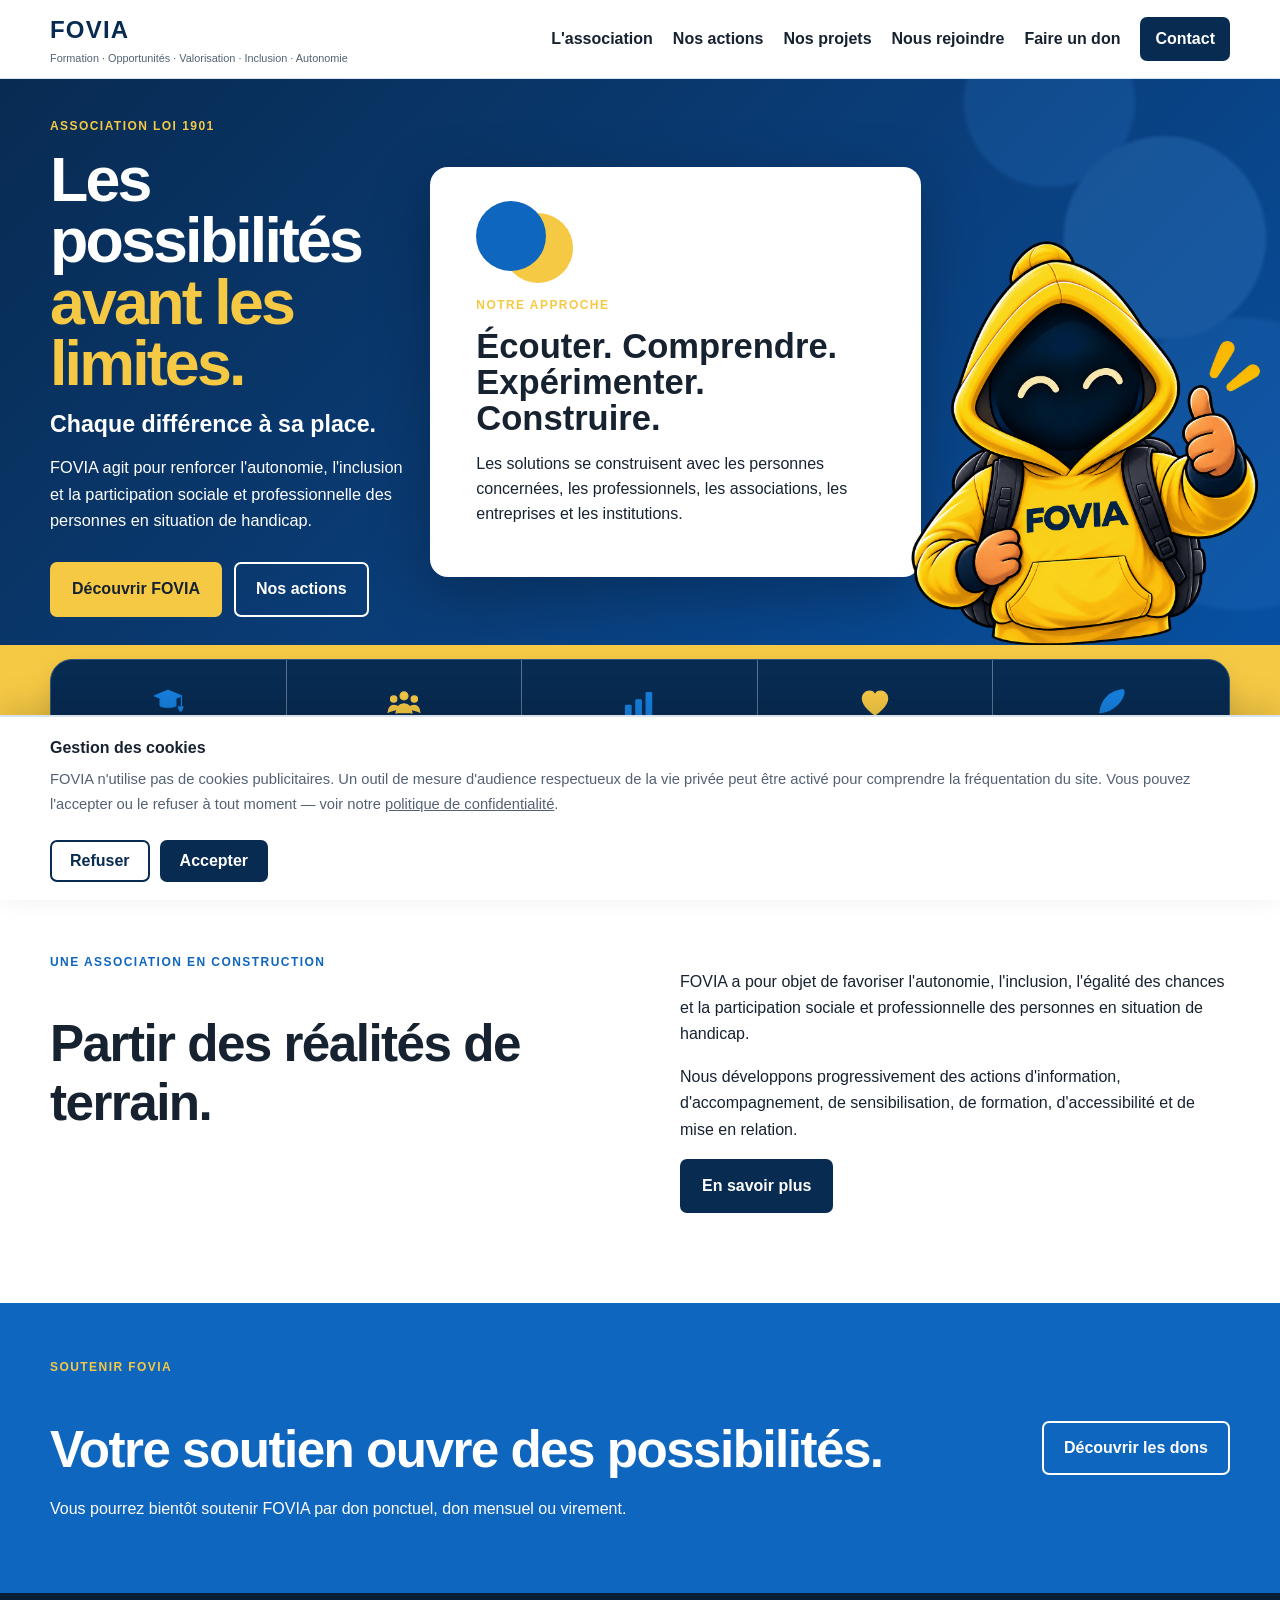
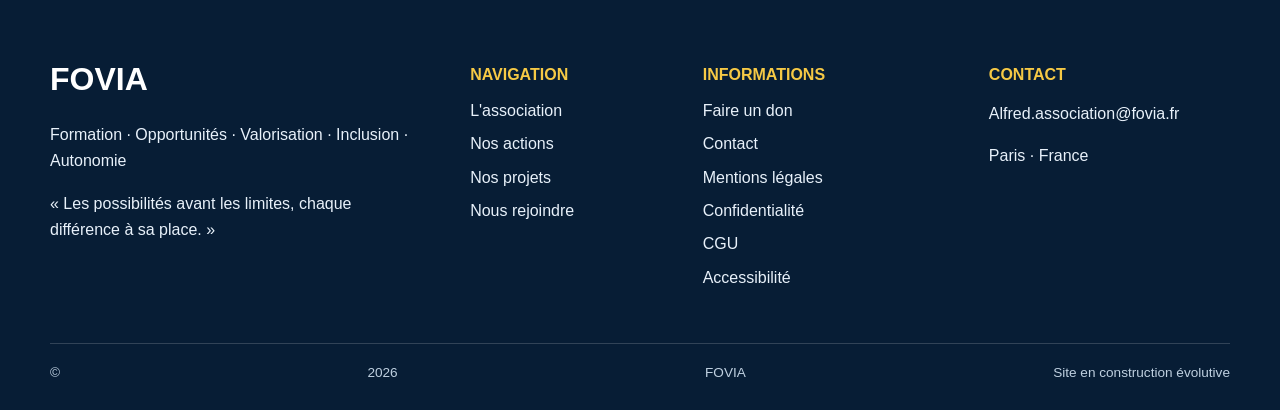
<file: index.html>
<!doctype html>
<html lang="fr"><head><meta charset="utf-8">
<meta name="viewport" content="width=device-width,initial-scale=1">
<title>FOVIA — Association pour l'autonomie et l'inclusion des personnes en situation de handicap</title>
<meta name="description" content="FOVIA agit pour l'autonomie, l'inclusion et la participation sociale et professionnelle des personnes en situation de handicap, en Île-de-France.">
<link rel="canonical" href="https://fovia.fr/">
<meta name="robots" content="index,follow">
<meta name="theme-color" content="#082b52">

<link rel="icon" href="favicon.svg" type="image/svg+xml">
<link rel="icon" href="favicon-32.png" sizes="32x32" type="image/png">
<link rel="icon" href="favicon.ico" sizes="any">
<link rel="apple-touch-icon" href="apple-touch-icon.png">

<meta property="og:type" content="website">
<meta property="og:locale" content="fr_FR">
<meta property="og:site_name" content="FOVIA">
<meta property="og:title" content="FOVIA — Les possibilités avant les limites">
<meta property="og:description" content="FOVIA agit pour l'autonomie, l'inclusion et la participation sociale et professionnelle des personnes en situation de handicap, en Île-de-France.">
<meta property="og:url" content="https://fovia.fr/">
<meta property="og:image" content="https://fovia.fr/img/og-image.png">
<meta property="og:image:width" content="1200">
<meta property="og:image:height" content="630">
<meta property="og:image:alt" content="FOVIA — Formation, Opportunités, Valorisation, Inclusion, Autonomie">

<meta name="twitter:card" content="summary_large_image">
<meta name="twitter:title" content="FOVIA — Les possibilités avant les limites">
<meta name="twitter:description" content="FOVIA agit pour l'autonomie, l'inclusion et la participation sociale et professionnelle des personnes en situation de handicap, en Île-de-France.">
<meta name="twitter:image" content="https://fovia.fr/img/og-image.png">

<link rel="stylesheet" href="css/style.css"></head>
<body><a class="skip" href="#main">Aller au contenu</a>
<header>
  <div class="wrap nav">
    <a class="brand" href="index.html" aria-label="FOVIA, accueil"><b>FOVIA</b><span>Formation · Opportunités · Valorisation · Inclusion · Autonomie</span></a>
    <button id="menu" aria-expanded="false" aria-controls="navigation">Menu</button>
    <nav id="navigation" aria-label="Navigation principale">
      <a href="association.html"><span class="nav-ic" aria-hidden="true"><svg viewBox="0 0 24 24" fill="none" stroke="currentColor" stroke-width="1.8" stroke-linecap="round" stroke-linejoin="round"><circle cx="12" cy="12" r="9"/><line x1="12" y1="11" x2="12" y2="16"/><circle cx="12" cy="8" r="1" fill="currentColor" stroke="none"/></svg></span>L'association</a>
      <a href="actions.html"><span class="nav-ic" aria-hidden="true"><svg viewBox="0 0 24 24" fill="none" stroke="currentColor" stroke-width="1.8" stroke-linecap="round" stroke-linejoin="round"><path d="M13 2 4 14h6l-1 8 9-12h-6l1-8Z"/></svg></span>Nos actions</a>
      <a href="projets.html"><span class="nav-ic" aria-hidden="true"><svg viewBox="0 0 24 24" fill="none" stroke="currentColor" stroke-width="1.8" stroke-linecap="round" stroke-linejoin="round"><circle cx="12" cy="12" r="8"/><circle cx="12" cy="12" r="3.2"/></svg></span>Nos projets</a>
      <a href="rejoindre.html"><span class="nav-ic" aria-hidden="true"><svg viewBox="0 0 24 24" fill="none" stroke="currentColor" stroke-width="1.8" stroke-linecap="round" stroke-linejoin="round"><path d="M9 12a4 4 0 1 0 0-8 4 4 0 0 0 0 8Z"/><path d="M2 21c0-4.2 3.1-7 7-7s7 2.8 7 7"/><path d="M19 8v6M22 11h-6"/></svg></span>Nous rejoindre</a>
      <a href="dons.html"><span class="nav-ic" aria-hidden="true"><svg viewBox="0 0 24 24" fill="none" stroke="currentColor" stroke-width="1.8" stroke-linecap="round" stroke-linejoin="round"><path d="M12 20S3.5 14.5 3.5 8.9A4.4 4.4 0 0 1 12 7a4.4 4.4 0 0 1 8.5 1.9C20.5 14.5 12 20 12 20Z"/></svg></span>Faire un don</a>
      <a href="contact.html" class="cta"><span class="nav-ic" aria-hidden="true"><svg viewBox="0 0 24 24" fill="none" stroke="currentColor" stroke-width="1.8" stroke-linecap="round" stroke-linejoin="round"><rect x="3" y="5" width="18" height="14" rx="2"/><path d="m4 7 8 6 8-6"/></svg></span>Contact</a>
    </nav>
  </div>
</header>
<main id="main">
<section class="hero"><div class="wrap hero-grid"><div class="hero-copy">
<p class="eyebrow">Association loi 1901</p><h1>Les possibilités <em>avant les limites.</em></h1><h2>Chaque différence à sa place.</h2>
<p class="lead">FOVIA agit pour renforcer l'autonomie, l'inclusion et la participation sociale et professionnelle des personnes en situation de handicap.</p>
<div class="buttons"><a class="button yellow" href="association.html">Découvrir FOVIA</a><a class="button outline" href="actions.html">Nos actions</a></div>
</div><aside class="hero-card"><div class="symbol" aria-hidden="true"></div><p class="eyebrow">Notre approche</p><h2>Écouter. Comprendre. Expérimenter. Construire.</h2><p>Les solutions se construisent avec les personnes concernées, les professionnels, les associations, les entreprises et les institutions.</p></aside><div class="hero-mascot"><img src="img/mascotte-fovia-jaune.png" alt="Mascotte FOVIA jaune levant le pouce"></div></div></section>

<section class="values-bar" aria-label="Les cinq axes de FOVIA">
  <div class="wrap values-bar-inner">
    <article class="value-item">
      <span class="value-icon blue" aria-hidden="true"><svg viewBox="0 0 48 48"><path d="M7 15 24 8l17 7-17 7L7 15Z"/><path d="M14 19v8c0 3 20 3 20 0v-8"/><path d="M41 16v11"/><path d="M39 29h4l-2 5h-2l-2-5h2Z"/></svg></span>
      <h2>Formation</h2><p>Créer des passerelles vers les compétences et les ressources adaptées.</p>
    </article>
    <article class="value-item">
      <span class="value-icon yellow" aria-hidden="true"><svg viewBox="0 0 48 48" aria-hidden="true"><circle cx="24" cy="15" r="5"/><circle cx="11" cy="19" r="4"/><circle cx="37" cy="19" r="4"/><path d="M14 37c0-7 4-12 10-12s10 5 10 12"/><path d="M4 36c0-5 3-9 7-9 3 0 6 2 7 5"/><path d="M44 36c0-5-3-9-7-9-3 0-6 2-7 5"/></svg></span>
      <h2>Opportunités</h2><p>Ouvrir des possibilités concrètes dans les parcours sociaux et professionnels.</p>
    </article>
    <article class="value-item">
      <span class="value-icon blue" aria-hidden="true"><svg viewBox="0 0 48 48"><rect x="7" y="27" width="7" height="13" rx="1"/><rect x="20" y="20" width="7" height="20" rx="1"/><rect x="33" y="11" width="7" height="29" rx="1"/></svg></span>
      <h2>Valorisation</h2><p>Mettre en lumière les compétences, les projets et les capacités.</p>
    </article>
    <article class="value-item">
      <span class="value-icon yellow" aria-hidden="true"><svg viewBox="0 0 48 48" aria-hidden="true"><path d="M24 39S8 29 8 18c0-5 4-9 9-9 3 0 6 2 7 5 1-3 4-5 7-5 5 0 9 4 9 9 0 11-16 21-16 21Z"/></svg></span>
      <h2>Inclusion</h2><p>Construire des passerelles avec la société, la formation et l’emploi.</p>
    </article>
    <article class="value-item">
      <span class="value-icon blue" aria-hidden="true"><svg viewBox="0 0 48 48"><path d="M39 7C23 9 12 19 10 36c11-1 23-7 29-20 2-4 2-7 0-9Z"/><path d="M10 36c7-8 13-14 23-20"/></svg></span>
      <h2>Autonomie</h2><p>Favoriser les moyens permettant à chacun d’agir et de choisir.</p>
    </article>
  </div>
</section>
<section class="section"><div class="wrap two"><div><p class="eyebrow">Une association en construction</p><h2>Partir des réalités de terrain.</h2></div><div><p>FOVIA a pour objet de favoriser l'autonomie, l'inclusion, l'égalité des chances et la participation sociale et professionnelle des personnes en situation de handicap.</p><p>Nous développons progressivement des actions d'information, d'accompagnement, de sensibilisation, de formation, d'accessibilité et de mise en relation.</p><a class="button dark" href="association.html">En savoir plus</a></div></div></section>
<section class="support"><div class="wrap support-in"><div><p class="eyebrow">Soutenir FOVIA</p><h2>Votre soutien ouvre des possibilités.</h2><p>Vous pourrez bientôt soutenir FOVIA par don ponctuel, don mensuel ou virement.</p></div><a class="button outline" href="dons.html">Découvrir les dons</a></div></section>
</main>
<footer><div class="wrap footer-grid">
<div><strong>FOVIA</strong><p>Formation · Opportunités · Valorisation · Inclusion · Autonomie</p><p>« Les possibilités avant les limites, chaque différence à sa place. »</p></div>
<div><h2>Navigation</h2><a href="association.html">L'association</a><a href="actions.html">Nos actions</a><a href="projets.html">Nos projets</a><a href="rejoindre.html">Nous rejoindre</a></div>
<div><h2>Informations</h2><a href="dons.html">Faire un don</a><a href="contact.html">Contact</a><a href="mentions-legales.html">Mentions légales</a><a href="confidentialite.html">Confidentialité</a><a href="cgu.html">CGU</a><a href="accessibilite.html">Accessibilité</a></div>
<div><h2>Contact</h2><p><a href="mailto:Alfred.association@fovia.fr">Alfred.association@fovia.fr</a></p><p>Paris · France</p></div>
</div><div class="wrap bottom">© <span id="year"></span> FOVIA <span>Site en construction évolutive</span></div></footer>
<div id="cookie-banner" class="cookie-banner" role="dialog" aria-live="polite" aria-label="Gestion des cookies" hidden>
  <div class="wrap cookie-in">
    <div class="cookie-text">
      <p><strong>Gestion des cookies</strong></p>
      <p>FOVIA n'utilise pas de cookies publicitaires. Un outil de mesure d'audience respectueux de la vie privée peut être activé pour comprendre la fréquentation du site. Vous pouvez l'accepter ou le refuser à tout moment — voir notre <a href="confidentialite.html">politique de confidentialité</a>.</p>
    </div>
    <div class="cookie-actions">
      <button type="button" class="button ghost" id="cookie-refuse">Refuser</button>
      <button type="button" class="button dark" id="cookie-accept">Accepter</button>
    </div>
  </div>
</div>
<script src="js/script.js" defer></script>
<script src="js/cookies.js" defer></script>
</body></html>
</file>
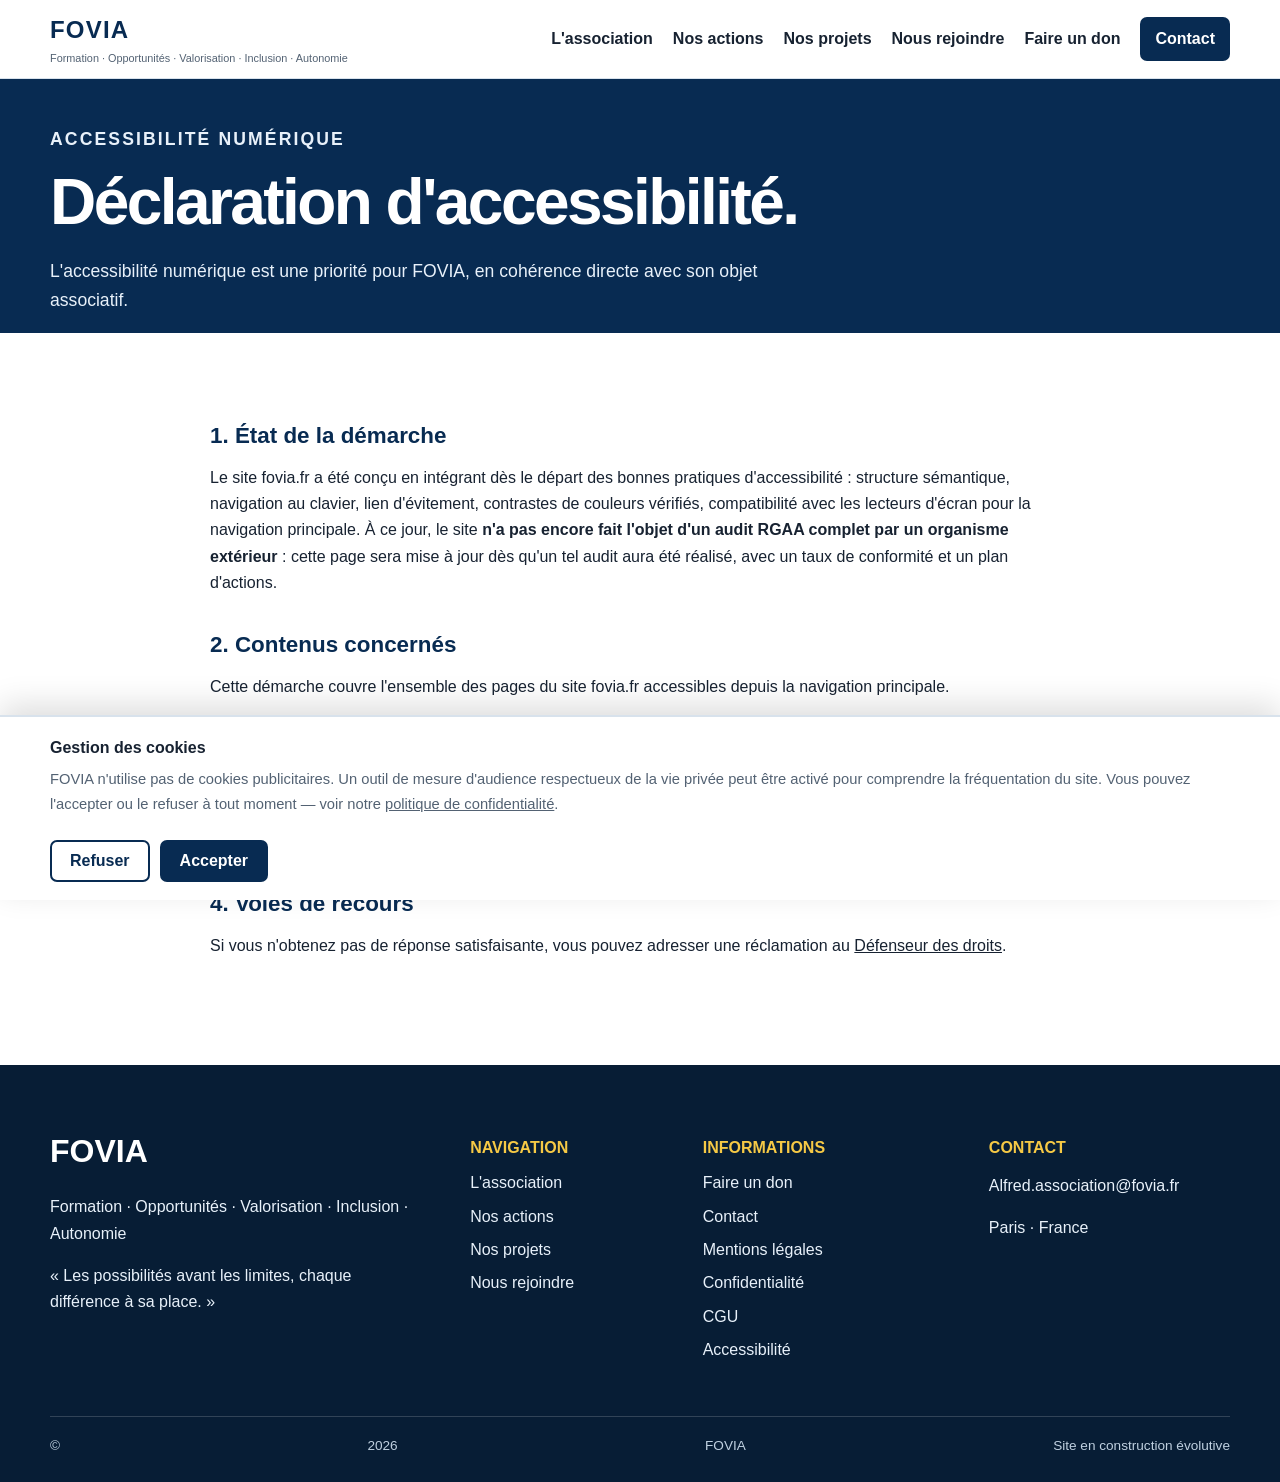
<file: accessibilite.html>
<!doctype html>
<html lang="fr"><head><meta charset="utf-8">
<meta name="viewport" content="width=device-width,initial-scale=1">
<title>Déclaration d'accessibilité — FOVIA</title>
<meta name="description" content="État d'avancement de la démarche d'accessibilité numérique du site FOVIA et moyens de signaler un problème.">
<link rel="canonical" href="https://fovia.fr/accessibilite.html">
<meta name="robots" content="index,follow">
<meta name="theme-color" content="#082b52">

<link rel="icon" href="favicon.svg" type="image/svg+xml">
<link rel="icon" href="favicon-32.png" sizes="32x32" type="image/png">
<link rel="icon" href="favicon.ico" sizes="any">
<link rel="apple-touch-icon" href="apple-touch-icon.png">

<meta property="og:type" content="website">
<meta property="og:locale" content="fr_FR">
<meta property="og:site_name" content="FOVIA">
<meta property="og:title" content="Déclaration d'accessibilité — FOVIA">
<meta property="og:description" content="État d'avancement de la démarche d'accessibilité numérique du site FOVIA et moyens de signaler un problème.">
<meta property="og:url" content="https://fovia.fr/accessibilite.html">
<meta property="og:image" content="https://fovia.fr/img/og-image.png">
<meta property="og:image:width" content="1200">
<meta property="og:image:height" content="630">
<meta property="og:image:alt" content="FOVIA — Formation, Opportunités, Valorisation, Inclusion, Autonomie">

<meta name="twitter:card" content="summary_large_image">
<meta name="twitter:title" content="Déclaration d'accessibilité — FOVIA">
<meta name="twitter:description" content="État d'avancement de la démarche d'accessibilité numérique du site FOVIA et moyens de signaler un problème.">
<meta name="twitter:image" content="https://fovia.fr/img/og-image.png">

<link rel="stylesheet" href="css/style.css"></head>
<body><a class="skip" href="#main">Aller au contenu</a>
<header>
  <div class="wrap nav">
    <a class="brand" href="index.html" aria-label="FOVIA, accueil"><b>FOVIA</b><span>Formation · Opportunités · Valorisation · Inclusion · Autonomie</span></a>
    <button id="menu" aria-expanded="false" aria-controls="navigation">Menu</button>
    <nav id="navigation" aria-label="Navigation principale">
      <a href="association.html"><span class="nav-ic" aria-hidden="true"><svg viewBox="0 0 24 24" fill="none" stroke="currentColor" stroke-width="1.8" stroke-linecap="round" stroke-linejoin="round"><circle cx="12" cy="12" r="9"/><line x1="12" y1="11" x2="12" y2="16"/><circle cx="12" cy="8" r="1" fill="currentColor" stroke="none"/></svg></span>L'association</a>
      <a href="actions.html"><span class="nav-ic" aria-hidden="true"><svg viewBox="0 0 24 24" fill="none" stroke="currentColor" stroke-width="1.8" stroke-linecap="round" stroke-linejoin="round"><path d="M13 2 4 14h6l-1 8 9-12h-6l1-8Z"/></svg></span>Nos actions</a>
      <a href="projets.html"><span class="nav-ic" aria-hidden="true"><svg viewBox="0 0 24 24" fill="none" stroke="currentColor" stroke-width="1.8" stroke-linecap="round" stroke-linejoin="round"><circle cx="12" cy="12" r="8"/><circle cx="12" cy="12" r="3.2"/></svg></span>Nos projets</a>
      <a href="rejoindre.html"><span class="nav-ic" aria-hidden="true"><svg viewBox="0 0 24 24" fill="none" stroke="currentColor" stroke-width="1.8" stroke-linecap="round" stroke-linejoin="round"><path d="M9 12a4 4 0 1 0 0-8 4 4 0 0 0 0 8Z"/><path d="M2 21c0-4.2 3.1-7 7-7s7 2.8 7 7"/><path d="M19 8v6M22 11h-6"/></svg></span>Nous rejoindre</a>
      <a href="dons.html"><span class="nav-ic" aria-hidden="true"><svg viewBox="0 0 24 24" fill="none" stroke="currentColor" stroke-width="1.8" stroke-linecap="round" stroke-linejoin="round"><path d="M12 20S3.5 14.5 3.5 8.9A4.4 4.4 0 0 1 12 7a4.4 4.4 0 0 1 8.5 1.9C20.5 14.5 12 20 12 20Z"/></svg></span>Faire un don</a>
      <a href="contact.html" class="cta"><span class="nav-ic" aria-hidden="true"><svg viewBox="0 0 24 24" fill="none" stroke="currentColor" stroke-width="1.8" stroke-linecap="round" stroke-linejoin="round"><rect x="3" y="5" width="18" height="14" rx="2"/><path d="m4 7 8 6 8-6"/></svg></span>Contact</a>
    </nav>
  </div>
</header>
<main id="main">

<section class="page-hero"><div class="wrap"><p class="eyebrow">Accessibilité numérique</p><h1>Déclaration d'accessibilité.</h1><p>L'accessibilité numérique est une priorité pour FOVIA, en cohérence directe avec son objet associatif.</p></div></section>
<section class="section legal"><div class="wrap legal-content">

<h2>1. État de la démarche</h2>
<p>Le site fovia.fr a été conçu en intégrant dès le départ des bonnes pratiques d'accessibilité&nbsp;: structure sémantique, navigation au clavier, lien d'évitement, contrastes de couleurs vérifiés, compatibilité avec les lecteurs d'écran pour la navigation principale. À ce jour, le site <strong>n'a pas encore fait l'objet d'un audit RGAA complet par un organisme extérieur</strong> : cette page sera mise à jour dès qu'un tel audit aura été réalisé, avec un taux de conformité et un plan d'actions.</p>

<h2>2. Contenus concernés</h2>
<p>Cette démarche couvre l'ensemble des pages du site fovia.fr accessibles depuis la navigation principale.</p>

<h2>3. Signaler un problème d'accessibilité</h2>
<p>Si vous rencontrez une difficulté pour accéder à un contenu ou à un service du site, vous pouvez nous en informer&nbsp;: <a href="mailto:Alfred.association@fovia.fr">Alfred.association@fovia.fr</a>. Nous nous engageons à vous répondre et à corriger les points bloquants identifiés dans un délai raisonnable.</p>

<h2>4. Voies de recours</h2>
<p>Si vous n'obtenez pas de réponse satisfaisante, vous pouvez adresser une réclamation au <a href="https://www.defenseurdesdroits.fr/" target="_blank" rel="noopener">Défenseur des droits</a>.</p>

</div></section>
</main>
<footer><div class="wrap footer-grid">
<div><strong>FOVIA</strong><p>Formation · Opportunités · Valorisation · Inclusion · Autonomie</p><p>« Les possibilités avant les limites, chaque différence à sa place. »</p></div>
<div><h2>Navigation</h2><a href="association.html">L'association</a><a href="actions.html">Nos actions</a><a href="projets.html">Nos projets</a><a href="rejoindre.html">Nous rejoindre</a></div>
<div><h2>Informations</h2><a href="dons.html">Faire un don</a><a href="contact.html">Contact</a><a href="mentions-legales.html">Mentions légales</a><a href="confidentialite.html">Confidentialité</a><a href="cgu.html">CGU</a><a href="accessibilite.html">Accessibilité</a></div>
<div><h2>Contact</h2><p><a href="mailto:Alfred.association@fovia.fr">Alfred.association@fovia.fr</a></p><p>Paris · France</p></div>
</div><div class="wrap bottom">© <span id="year"></span> FOVIA <span>Site en construction évolutive</span></div></footer>
<div id="cookie-banner" class="cookie-banner" role="dialog" aria-live="polite" aria-label="Gestion des cookies" hidden>
  <div class="wrap cookie-in">
    <div class="cookie-text">
      <p><strong>Gestion des cookies</strong></p>
      <p>FOVIA n'utilise pas de cookies publicitaires. Un outil de mesure d'audience respectueux de la vie privée peut être activé pour comprendre la fréquentation du site. Vous pouvez l'accepter ou le refuser à tout moment — voir notre <a href="confidentialite.html">politique de confidentialité</a>.</p>
    </div>
    <div class="cookie-actions">
      <button type="button" class="button ghost" id="cookie-refuse">Refuser</button>
      <button type="button" class="button dark" id="cookie-accept">Accepter</button>
    </div>
  </div>
</div>
<script src="js/script.js" defer></script>
<script src="js/cookies.js" defer></script>
</body></html>
</file>
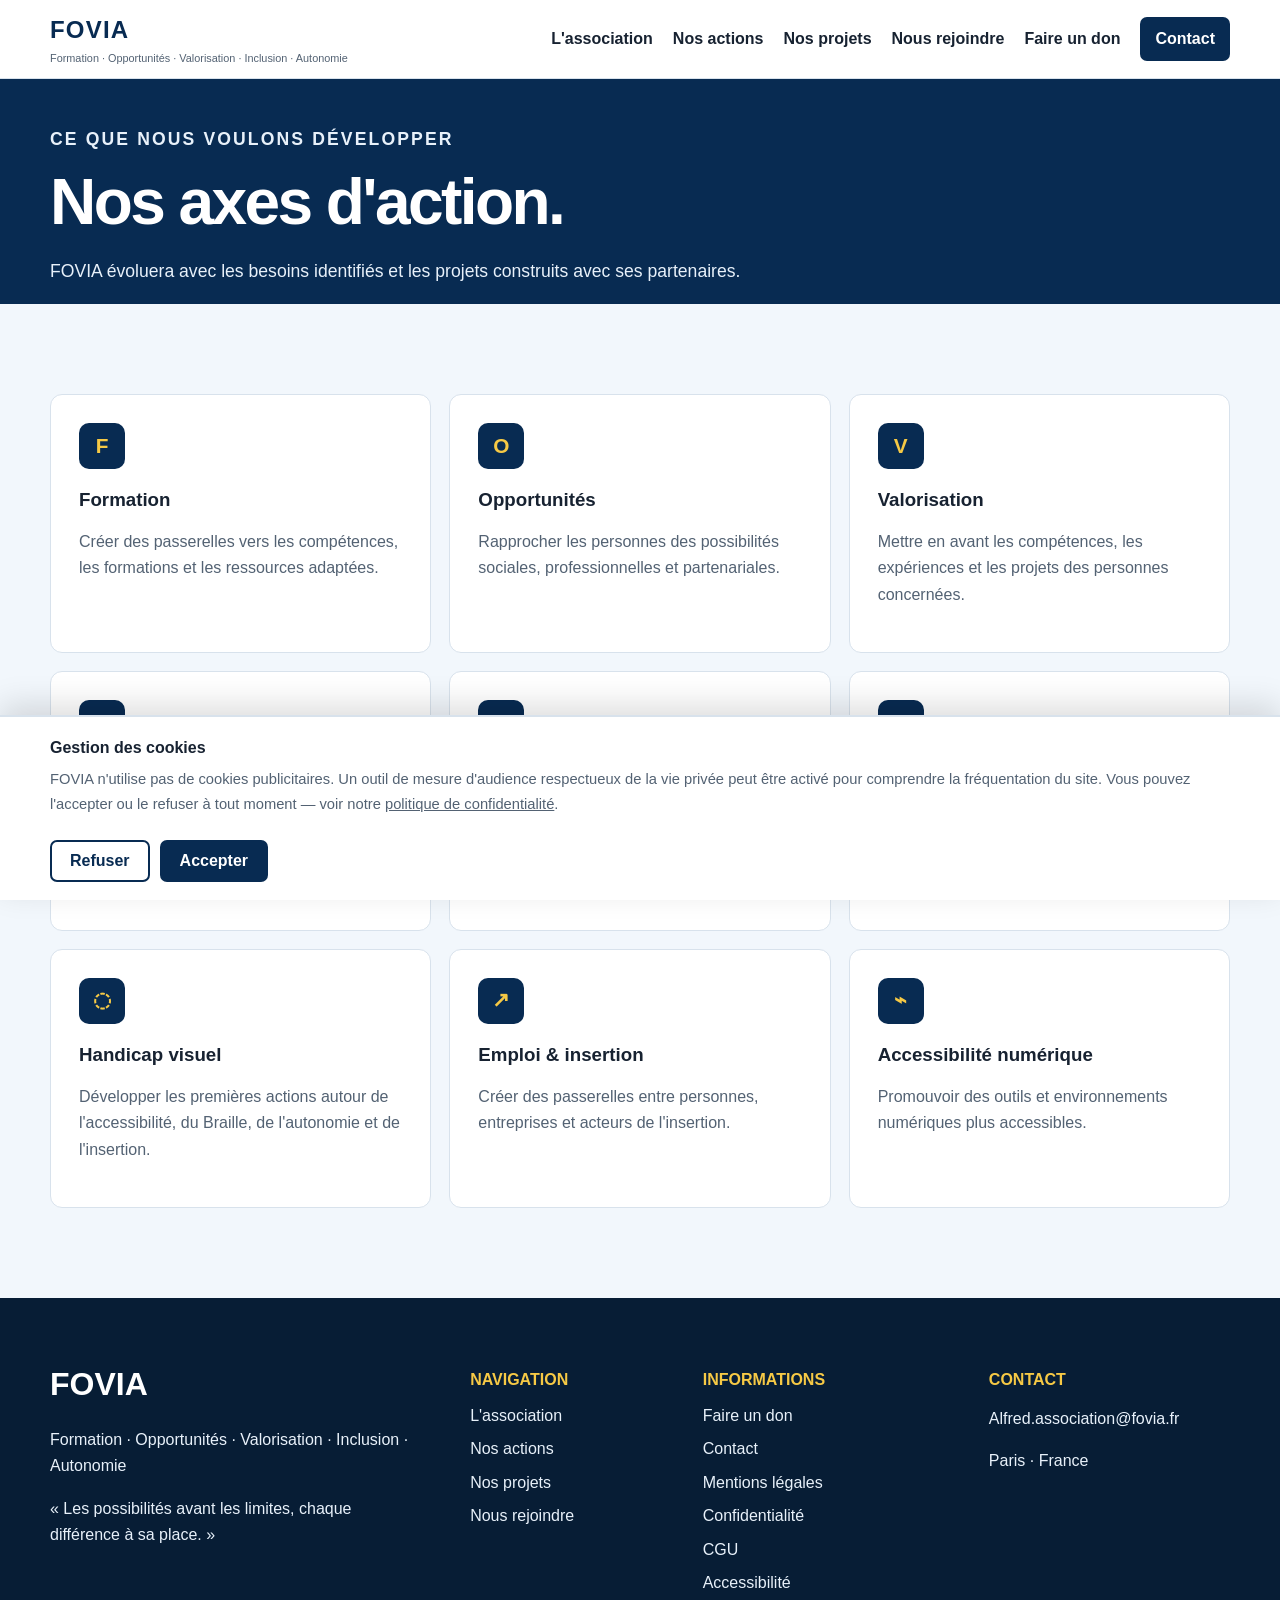
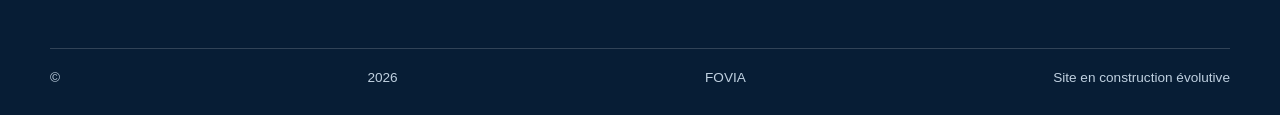
<file: actions.html>
<!doctype html>
<html lang="fr"><head><meta charset="utf-8">
<meta name="viewport" content="width=device-width,initial-scale=1">
<title>Nos actions — FOVIA</title>
<meta name="description" content="Formation, opportunités, valorisation, inclusion, autonomie : découvrez les axes d'action développés par FOVIA avec ses partenaires.">
<link rel="canonical" href="https://fovia.fr/actions.html">
<meta name="robots" content="index,follow">
<meta name="theme-color" content="#082b52">

<link rel="icon" href="favicon.svg" type="image/svg+xml">
<link rel="icon" href="favicon-32.png" sizes="32x32" type="image/png">
<link rel="icon" href="favicon.ico" sizes="any">
<link rel="apple-touch-icon" href="apple-touch-icon.png">

<meta property="og:type" content="website">
<meta property="og:locale" content="fr_FR">
<meta property="og:site_name" content="FOVIA">
<meta property="og:title" content="Les actions de FOVIA">
<meta property="og:description" content="Formation, opportunités, valorisation, inclusion, autonomie : découvrez les axes d'action développés par FOVIA avec ses partenaires.">
<meta property="og:url" content="https://fovia.fr/actions.html">
<meta property="og:image" content="https://fovia.fr/img/og-image.png">
<meta property="og:image:width" content="1200">
<meta property="og:image:height" content="630">
<meta property="og:image:alt" content="FOVIA — Formation, Opportunités, Valorisation, Inclusion, Autonomie">

<meta name="twitter:card" content="summary_large_image">
<meta name="twitter:title" content="Les actions de FOVIA">
<meta name="twitter:description" content="Formation, opportunités, valorisation, inclusion, autonomie : découvrez les axes d'action développés par FOVIA avec ses partenaires.">
<meta name="twitter:image" content="https://fovia.fr/img/og-image.png">

<link rel="stylesheet" href="css/style.css"></head>
<body><a class="skip" href="#main">Aller au contenu</a>
<header>
  <div class="wrap nav">
    <a class="brand" href="index.html" aria-label="FOVIA, accueil"><b>FOVIA</b><span>Formation · Opportunités · Valorisation · Inclusion · Autonomie</span></a>
    <button id="menu" aria-expanded="false" aria-controls="navigation">Menu</button>
    <nav id="navigation" aria-label="Navigation principale">
      <a href="association.html"><span class="nav-ic" aria-hidden="true"><svg viewBox="0 0 24 24" fill="none" stroke="currentColor" stroke-width="1.8" stroke-linecap="round" stroke-linejoin="round"><circle cx="12" cy="12" r="9"/><line x1="12" y1="11" x2="12" y2="16"/><circle cx="12" cy="8" r="1" fill="currentColor" stroke="none"/></svg></span>L'association</a>
      <a href="actions.html"><span class="nav-ic" aria-hidden="true"><svg viewBox="0 0 24 24" fill="none" stroke="currentColor" stroke-width="1.8" stroke-linecap="round" stroke-linejoin="round"><path d="M13 2 4 14h6l-1 8 9-12h-6l1-8Z"/></svg></span>Nos actions</a>
      <a href="projets.html"><span class="nav-ic" aria-hidden="true"><svg viewBox="0 0 24 24" fill="none" stroke="currentColor" stroke-width="1.8" stroke-linecap="round" stroke-linejoin="round"><circle cx="12" cy="12" r="8"/><circle cx="12" cy="12" r="3.2"/></svg></span>Nos projets</a>
      <a href="rejoindre.html"><span class="nav-ic" aria-hidden="true"><svg viewBox="0 0 24 24" fill="none" stroke="currentColor" stroke-width="1.8" stroke-linecap="round" stroke-linejoin="round"><path d="M9 12a4 4 0 1 0 0-8 4 4 0 0 0 0 8Z"/><path d="M2 21c0-4.2 3.1-7 7-7s7 2.8 7 7"/><path d="M19 8v6M22 11h-6"/></svg></span>Nous rejoindre</a>
      <a href="dons.html"><span class="nav-ic" aria-hidden="true"><svg viewBox="0 0 24 24" fill="none" stroke="currentColor" stroke-width="1.8" stroke-linecap="round" stroke-linejoin="round"><path d="M12 20S3.5 14.5 3.5 8.9A4.4 4.4 0 0 1 12 7a4.4 4.4 0 0 1 8.5 1.9C20.5 14.5 12 20 12 20Z"/></svg></span>Faire un don</a>
      <a href="contact.html" class="cta"><span class="nav-ic" aria-hidden="true"><svg viewBox="0 0 24 24" fill="none" stroke="currentColor" stroke-width="1.8" stroke-linecap="round" stroke-linejoin="round"><rect x="3" y="5" width="18" height="14" rx="2"/><path d="m4 7 8 6 8-6"/></svg></span>Contact</a>
    </nav>
  </div>
</header>
<main id="main">
<section class="page-hero"><div class="wrap"><p class="eyebrow">Ce que nous voulons développer</p><h1>Nos axes d'action.</h1><p>FOVIA évoluera avec les besoins identifiés et les projets construits avec ses partenaires.</p></div></section>
<section class="section light"><div class="wrap cards">
<article><span>F</span><h3>Formation</h3><p>Créer des passerelles vers les compétences, les formations et les ressources adaptées.</p></article>
<article><span>O</span><h3>Opportunités</h3><p>Rapprocher les personnes des possibilités sociales, professionnelles et partenariales.</p></article>
<article><span>V</span><h3>Valorisation</h3><p>Mettre en avant les compétences, les expériences et les projets des personnes concernées.</p></article>
<article><span>I</span><h3>Inclusion</h3><p>Favoriser des environnements plus accessibles et des relations durables avec les acteurs.</p></article>
<article><span>A</span><h3>Autonomie</h3><p>Développer des solutions utiles à l'autonomie dans la vie quotidienne et professionnelle.</p></article>
<article><span>+</span><h3>Sensibilisation</h3><p>Faire évoluer les représentations par les rencontres, témoignages, ateliers et événements.</p></article>
<article><span>◌</span><h3>Handicap visuel</h3><p>Développer les premières actions autour de l'accessibilité, du Braille, de l'autonomie et de l'insertion.</p></article>
<article><span>↗</span><h3>Emploi & insertion</h3><p>Créer des passerelles entre personnes, entreprises et acteurs de l'insertion.</p></article>
<article><span>⌁</span><h3>Accessibilité numérique</h3><p>Promouvoir des outils et environnements numériques plus accessibles.</p></article>
</div></section>
</main>
<footer><div class="wrap footer-grid">
<div><strong>FOVIA</strong><p>Formation · Opportunités · Valorisation · Inclusion · Autonomie</p><p>« Les possibilités avant les limites, chaque différence à sa place. »</p></div>
<div><h2>Navigation</h2><a href="association.html">L'association</a><a href="actions.html">Nos actions</a><a href="projets.html">Nos projets</a><a href="rejoindre.html">Nous rejoindre</a></div>
<div><h2>Informations</h2><a href="dons.html">Faire un don</a><a href="contact.html">Contact</a><a href="mentions-legales.html">Mentions légales</a><a href="confidentialite.html">Confidentialité</a><a href="cgu.html">CGU</a><a href="accessibilite.html">Accessibilité</a></div>
<div><h2>Contact</h2><p><a href="mailto:Alfred.association@fovia.fr">Alfred.association@fovia.fr</a></p><p>Paris · France</p></div>
</div><div class="wrap bottom">© <span id="year"></span> FOVIA <span>Site en construction évolutive</span></div></footer>
<div id="cookie-banner" class="cookie-banner" role="dialog" aria-live="polite" aria-label="Gestion des cookies" hidden>
  <div class="wrap cookie-in">
    <div class="cookie-text">
      <p><strong>Gestion des cookies</strong></p>
      <p>FOVIA n'utilise pas de cookies publicitaires. Un outil de mesure d'audience respectueux de la vie privée peut être activé pour comprendre la fréquentation du site. Vous pouvez l'accepter ou le refuser à tout moment — voir notre <a href="confidentialite.html">politique de confidentialité</a>.</p>
    </div>
    <div class="cookie-actions">
      <button type="button" class="button ghost" id="cookie-refuse">Refuser</button>
      <button type="button" class="button dark" id="cookie-accept">Accepter</button>
    </div>
  </div>
</div>
<script src="js/script.js" defer></script>
<script src="js/cookies.js" defer></script>
</body></html>
</file>
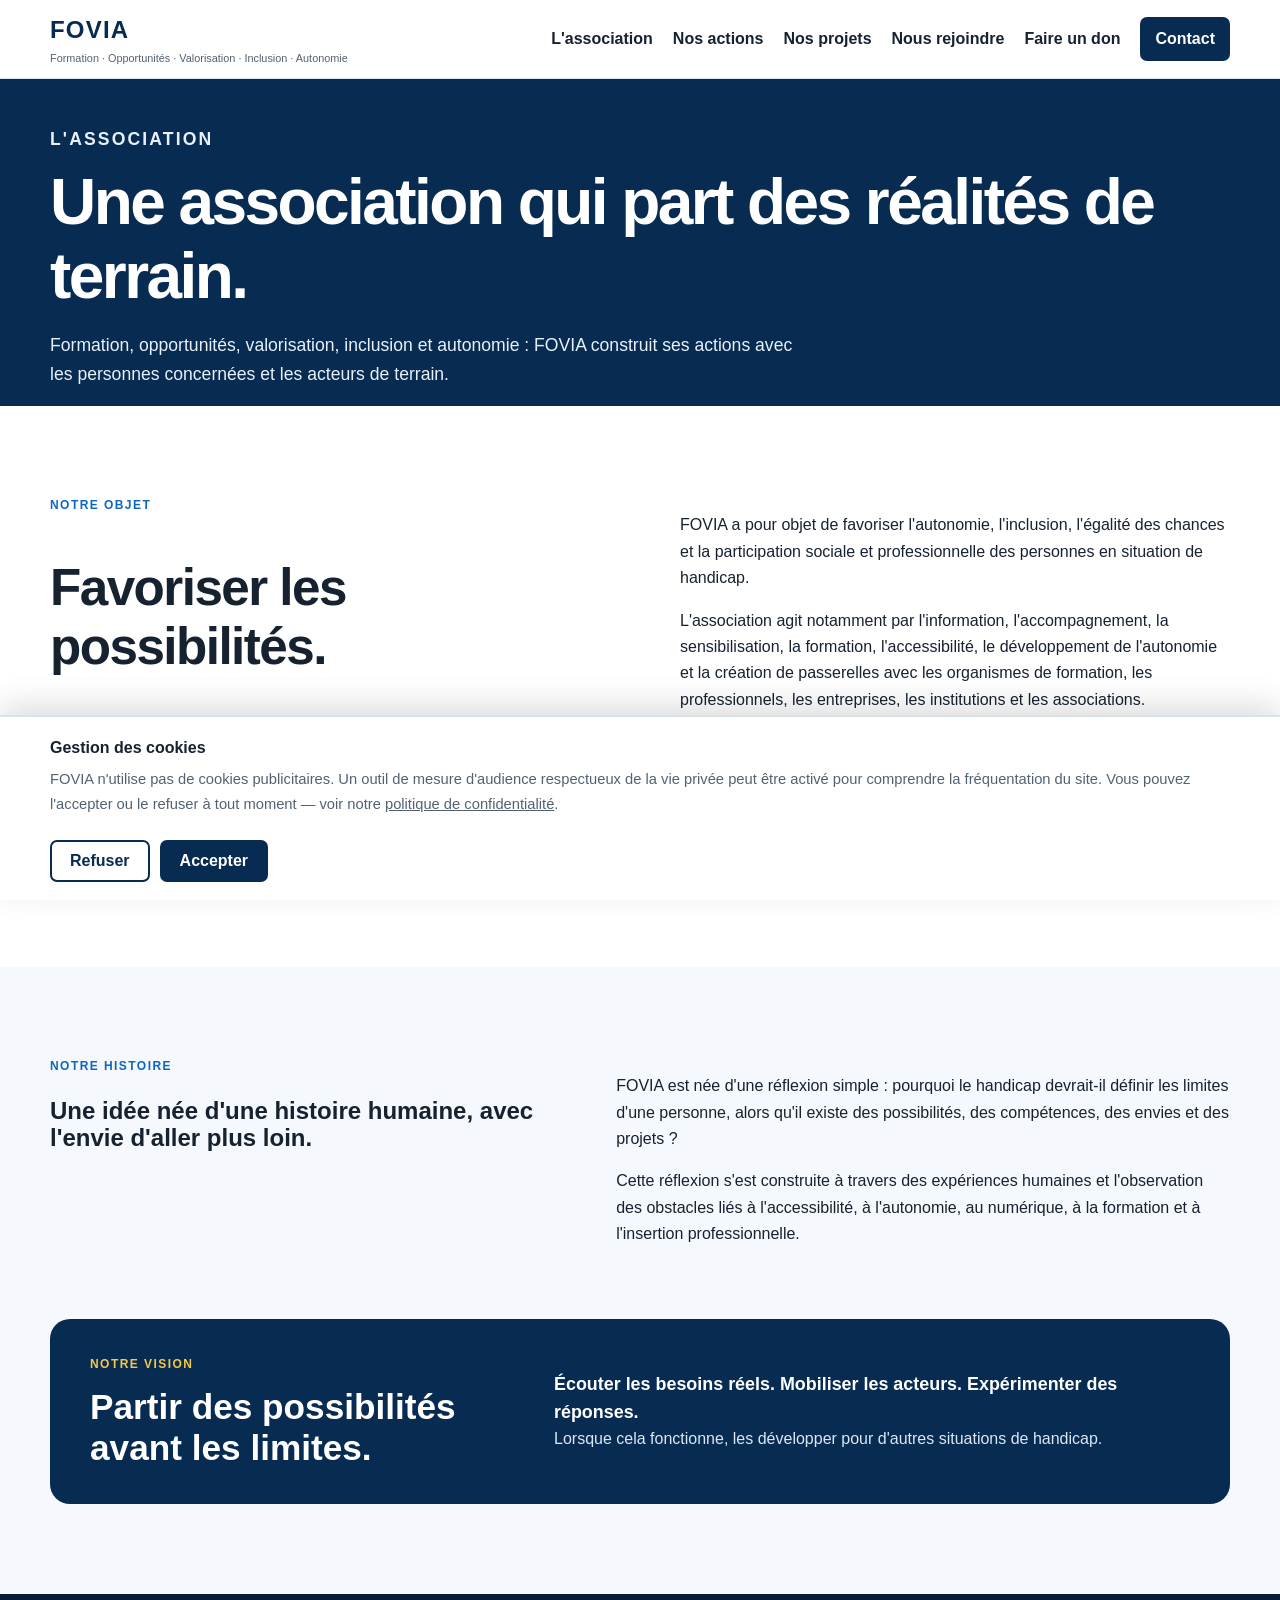
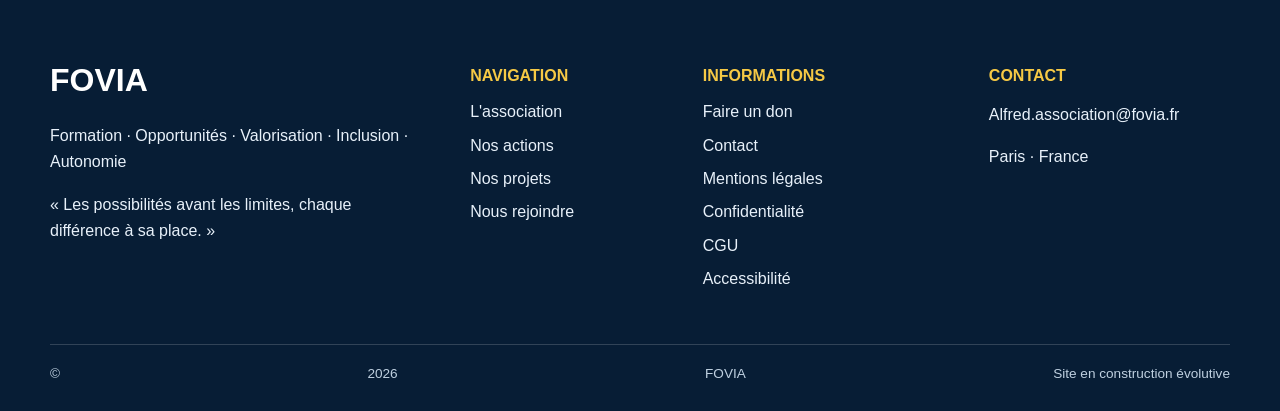
<file: association.html>
<!doctype html>
<html lang="fr"><head><meta charset="utf-8">
<meta name="viewport" content="width=device-width,initial-scale=1">
<title>L'association FOVIA — Objet, histoire et vision</title>
<meta name="description" content="Découvrez l'objet, l'histoire et la vision de FOVIA, association loi 1901 pour l'autonomie et l'inclusion des personnes en situation de handicap.">
<link rel="canonical" href="https://fovia.fr/association.html">
<meta name="robots" content="index,follow">
<meta name="theme-color" content="#082b52">

<link rel="icon" href="favicon.svg" type="image/svg+xml">
<link rel="icon" href="favicon-32.png" sizes="32x32" type="image/png">
<link rel="icon" href="favicon.ico" sizes="any">
<link rel="apple-touch-icon" href="apple-touch-icon.png">

<meta property="og:type" content="website">
<meta property="og:locale" content="fr_FR">
<meta property="og:site_name" content="FOVIA">
<meta property="og:title" content="L'association FOVIA">
<meta property="og:description" content="Découvrez l'objet, l'histoire et la vision de FOVIA, association loi 1901 pour l'autonomie et l'inclusion des personnes en situation de handicap.">
<meta property="og:url" content="https://fovia.fr/association.html">
<meta property="og:image" content="https://fovia.fr/img/og-image.png">
<meta property="og:image:width" content="1200">
<meta property="og:image:height" content="630">
<meta property="og:image:alt" content="FOVIA — Formation, Opportunités, Valorisation, Inclusion, Autonomie">

<meta name="twitter:card" content="summary_large_image">
<meta name="twitter:title" content="L'association FOVIA">
<meta name="twitter:description" content="Découvrez l'objet, l'histoire et la vision de FOVIA, association loi 1901 pour l'autonomie et l'inclusion des personnes en situation de handicap.">
<meta name="twitter:image" content="https://fovia.fr/img/og-image.png">

<link rel="stylesheet" href="css/style.css"></head>
<body><a class="skip" href="#main">Aller au contenu</a>
<header>
  <div class="wrap nav">
    <a class="brand" href="index.html" aria-label="FOVIA, accueil"><b>FOVIA</b><span>Formation · Opportunités · Valorisation · Inclusion · Autonomie</span></a>
    <button id="menu" aria-expanded="false" aria-controls="navigation">Menu</button>
    <nav id="navigation" aria-label="Navigation principale">
      <a href="association.html"><span class="nav-ic" aria-hidden="true"><svg viewBox="0 0 24 24" fill="none" stroke="currentColor" stroke-width="1.8" stroke-linecap="round" stroke-linejoin="round"><circle cx="12" cy="12" r="9"/><line x1="12" y1="11" x2="12" y2="16"/><circle cx="12" cy="8" r="1" fill="currentColor" stroke="none"/></svg></span>L'association</a>
      <a href="actions.html"><span class="nav-ic" aria-hidden="true"><svg viewBox="0 0 24 24" fill="none" stroke="currentColor" stroke-width="1.8" stroke-linecap="round" stroke-linejoin="round"><path d="M13 2 4 14h6l-1 8 9-12h-6l1-8Z"/></svg></span>Nos actions</a>
      <a href="projets.html"><span class="nav-ic" aria-hidden="true"><svg viewBox="0 0 24 24" fill="none" stroke="currentColor" stroke-width="1.8" stroke-linecap="round" stroke-linejoin="round"><circle cx="12" cy="12" r="8"/><circle cx="12" cy="12" r="3.2"/></svg></span>Nos projets</a>
      <a href="rejoindre.html"><span class="nav-ic" aria-hidden="true"><svg viewBox="0 0 24 24" fill="none" stroke="currentColor" stroke-width="1.8" stroke-linecap="round" stroke-linejoin="round"><path d="M9 12a4 4 0 1 0 0-8 4 4 0 0 0 0 8Z"/><path d="M2 21c0-4.2 3.1-7 7-7s7 2.8 7 7"/><path d="M19 8v6M22 11h-6"/></svg></span>Nous rejoindre</a>
      <a href="dons.html"><span class="nav-ic" aria-hidden="true"><svg viewBox="0 0 24 24" fill="none" stroke="currentColor" stroke-width="1.8" stroke-linecap="round" stroke-linejoin="round"><path d="M12 20S3.5 14.5 3.5 8.9A4.4 4.4 0 0 1 12 7a4.4 4.4 0 0 1 8.5 1.9C20.5 14.5 12 20 12 20Z"/></svg></span>Faire un don</a>
      <a href="contact.html" class="cta"><span class="nav-ic" aria-hidden="true"><svg viewBox="0 0 24 24" fill="none" stroke="currentColor" stroke-width="1.8" stroke-linecap="round" stroke-linejoin="round"><rect x="3" y="5" width="18" height="14" rx="2"/><path d="m4 7 8 6 8-6"/></svg></span>Contact</a>
    </nav>
  </div>
</header>
<main id="main">
<section class="page-hero"><div class="wrap"><p class="eyebrow">L'association</p><h1>Une association qui part des réalités de terrain.</h1><p>Formation, opportunités, valorisation, inclusion et autonomie : FOVIA construit ses actions avec les personnes concernées et les acteurs de terrain.</p></div></section>
<section class="section"><div class="wrap two"><div><p class="eyebrow">Notre objet</p><h2>Favoriser les possibilités.</h2></div><div><p>FOVIA a pour objet de favoriser l'autonomie, l'inclusion, l'égalité des chances et la participation sociale et professionnelle des personnes en situation de handicap.</p><p>L'association agit notamment par l'information, l'accompagnement, la sensibilisation, la formation, l'accessibilité, le développement de l'autonomie et la création de passerelles avec les organismes de formation, les professionnels, les entreprises, les institutions et les associations.</p><p>Dans un premier temps, FOVIA porte une attention particulière aux personnes déficientes visuelles, notamment sur les questions d'accessibilité, de braille, d'autonomie et d'insertion. Elle a vocation à développer progressivement ses actions auprès des personnes concernées par d'autres formes de handicap.</p></div></div></section>
<section class="section story"><div class="wrap story-grid"><div><p class="eyebrow">Notre histoire</p><h2>Une idée née d'une histoire humaine, avec l'envie d'aller plus loin.</h2></div><div><p>FOVIA est née d'une réflexion simple : pourquoi le handicap devrait-il définir les limites d'une personne, alors qu'il existe des possibilités, des compétences, des envies et des projets ?</p><p>Cette réflexion s'est construite à travers des expériences humaines et l'observation des obstacles liés à l'accessibilité, à l'autonomie, au numérique, à la formation et à l'insertion professionnelle.</p></div></div><div class="wrap vision-box"><div><p class="eyebrow">Notre vision</p><h3>Partir des possibilités avant les limites.</h3></div><p><strong class="vision-tagline">Écouter les besoins réels. Mobiliser les acteurs. Expérimenter des réponses.</strong><br><span class="vision-detail">Lorsque cela fonctionne, les développer pour d'autres situations de handicap.</span></p></div></section>
</main>
<footer><div class="wrap footer-grid">
<div><strong>FOVIA</strong><p>Formation · Opportunités · Valorisation · Inclusion · Autonomie</p><p>« Les possibilités avant les limites, chaque différence à sa place. »</p></div>
<div><h2>Navigation</h2><a href="association.html">L'association</a><a href="actions.html">Nos actions</a><a href="projets.html">Nos projets</a><a href="rejoindre.html">Nous rejoindre</a></div>
<div><h2>Informations</h2><a href="dons.html">Faire un don</a><a href="contact.html">Contact</a><a href="mentions-legales.html">Mentions légales</a><a href="confidentialite.html">Confidentialité</a><a href="cgu.html">CGU</a><a href="accessibilite.html">Accessibilité</a></div>
<div><h2>Contact</h2><p><a href="mailto:Alfred.association@fovia.fr">Alfred.association@fovia.fr</a></p><p>Paris · France</p></div>
</div><div class="wrap bottom">© <span id="year"></span> FOVIA <span>Site en construction évolutive</span></div></footer>
<div id="cookie-banner" class="cookie-banner" role="dialog" aria-live="polite" aria-label="Gestion des cookies" hidden>
  <div class="wrap cookie-in">
    <div class="cookie-text">
      <p><strong>Gestion des cookies</strong></p>
      <p>FOVIA n'utilise pas de cookies publicitaires. Un outil de mesure d'audience respectueux de la vie privée peut être activé pour comprendre la fréquentation du site. Vous pouvez l'accepter ou le refuser à tout moment — voir notre <a href="confidentialite.html">politique de confidentialité</a>.</p>
    </div>
    <div class="cookie-actions">
      <button type="button" class="button ghost" id="cookie-refuse">Refuser</button>
      <button type="button" class="button dark" id="cookie-accept">Accepter</button>
    </div>
  </div>
</div>
<script src="js/script.js" defer></script>
<script src="js/cookies.js" defer></script>
</body></html>
</file>
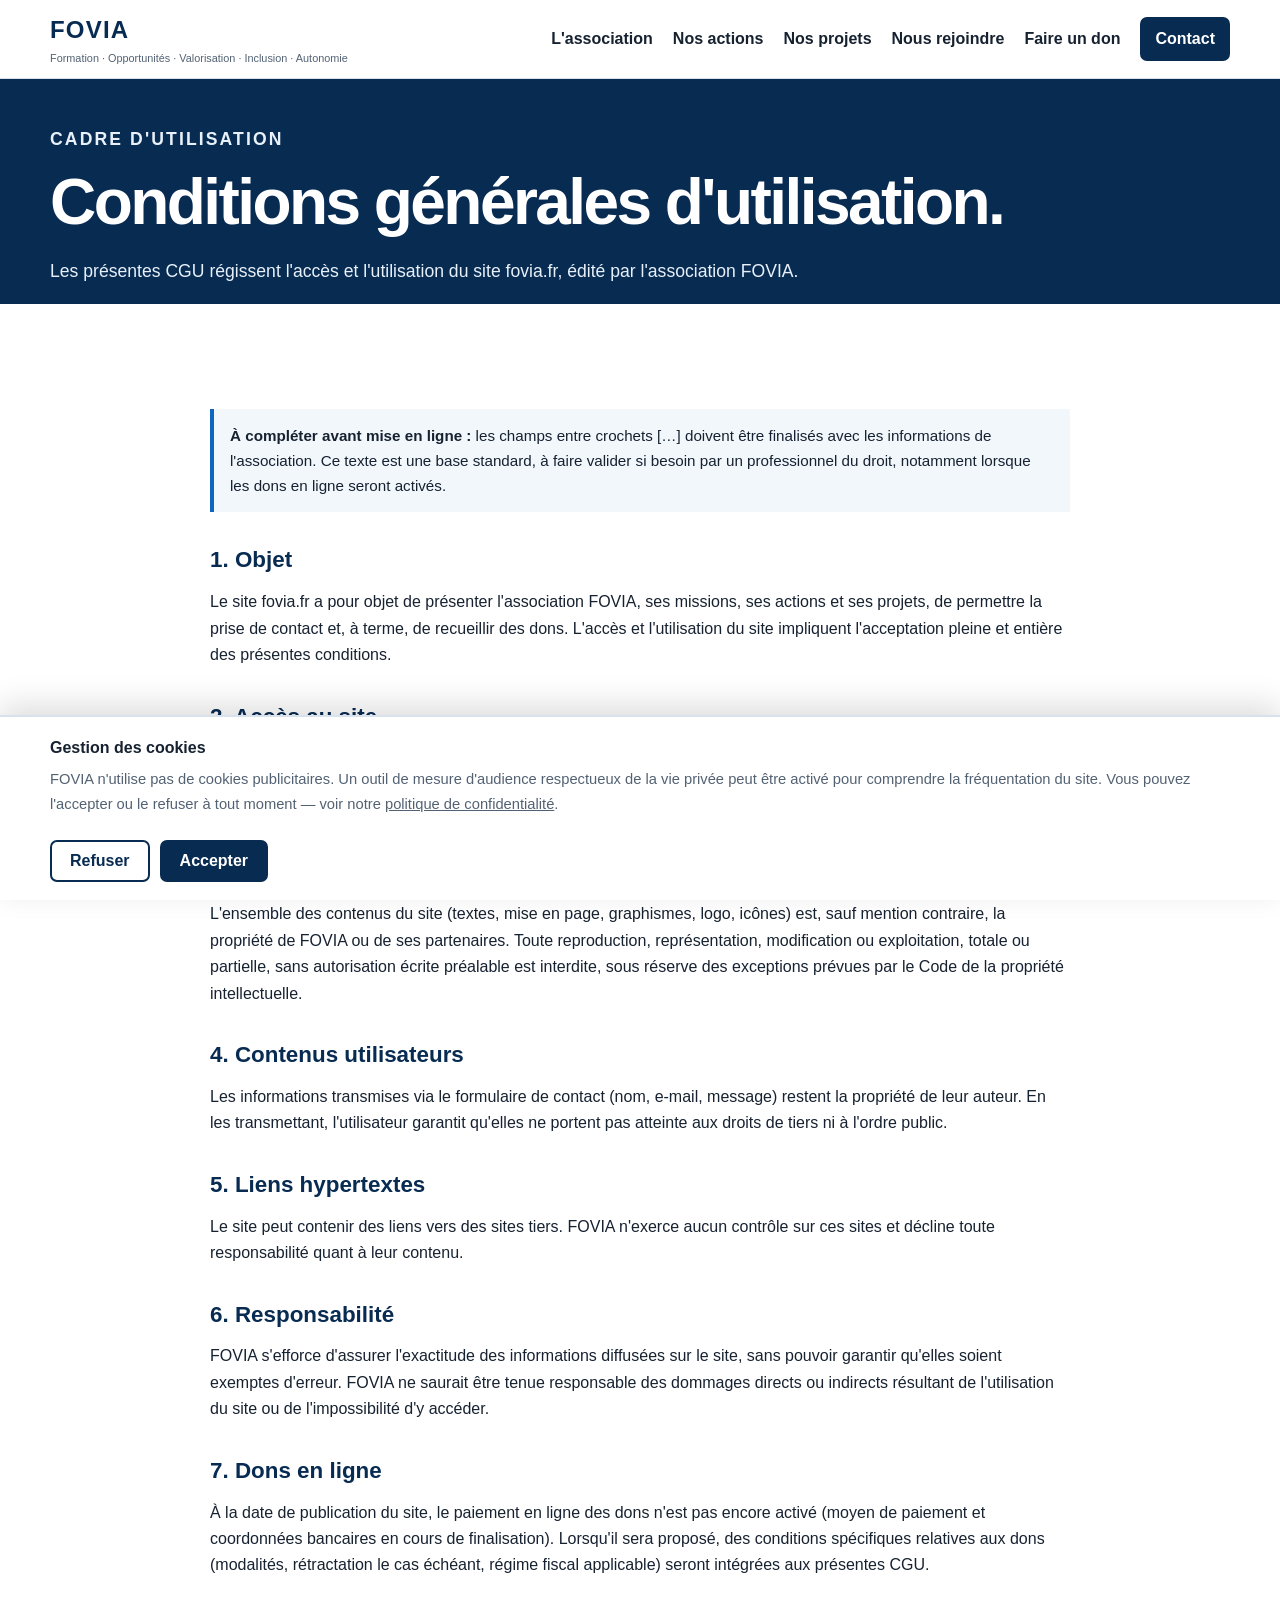
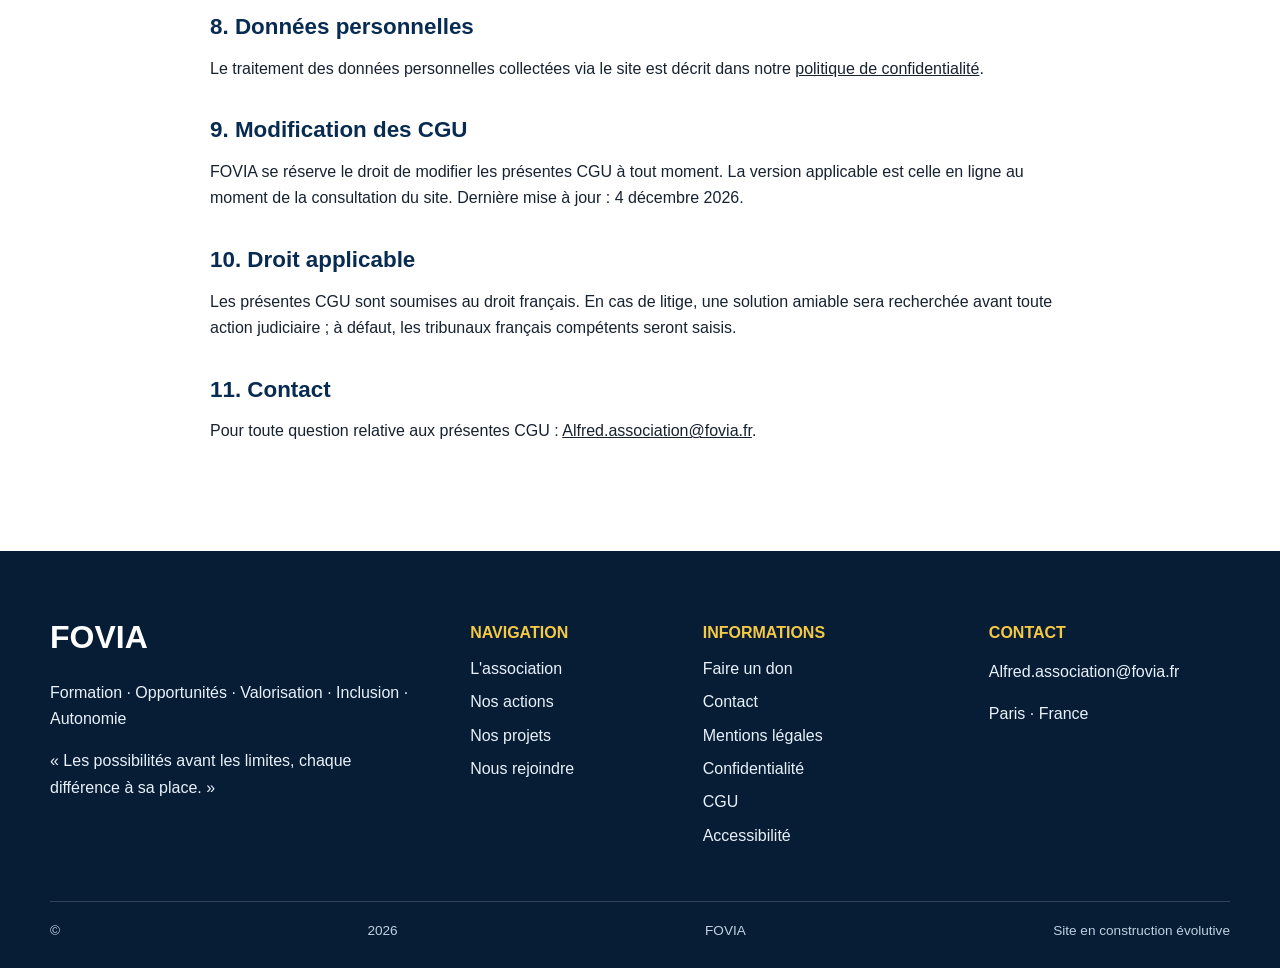
<file: cgu.html>
<!doctype html>
<html lang="fr"><head><meta charset="utf-8">
<meta name="viewport" content="width=device-width,initial-scale=1">
<title>Conditions générales d'utilisation (CGU) — FOVIA</title>
<meta name="description" content="Conditions générales d'utilisation du site FOVIA : accès au site, propriété intellectuelle, responsabilité et droit applicable.">
<link rel="canonical" href="https://fovia.fr/cgu.html">
<meta name="robots" content="index,follow">
<meta name="theme-color" content="#082b52">

<link rel="icon" href="favicon.svg" type="image/svg+xml">
<link rel="icon" href="favicon-32.png" sizes="32x32" type="image/png">
<link rel="icon" href="favicon.ico" sizes="any">
<link rel="apple-touch-icon" href="apple-touch-icon.png">

<meta property="og:type" content="website">
<meta property="og:locale" content="fr_FR">
<meta property="og:site_name" content="FOVIA">
<meta property="og:title" content="Conditions générales d'utilisation — FOVIA">
<meta property="og:description" content="Conditions générales d'utilisation du site FOVIA : accès au site, propriété intellectuelle, responsabilité et droit applicable.">
<meta property="og:url" content="https://fovia.fr/cgu.html">
<meta property="og:image" content="https://fovia.fr/img/og-image.png">
<meta property="og:image:width" content="1200">
<meta property="og:image:height" content="630">
<meta property="og:image:alt" content="FOVIA — Formation, Opportunités, Valorisation, Inclusion, Autonomie">

<meta name="twitter:card" content="summary_large_image">
<meta name="twitter:title" content="Conditions générales d'utilisation — FOVIA">
<meta name="twitter:description" content="Conditions générales d'utilisation du site FOVIA : accès au site, propriété intellectuelle, responsabilité et droit applicable.">
<meta name="twitter:image" content="https://fovia.fr/img/og-image.png">

<link rel="stylesheet" href="css/style.css"></head>
<body><a class="skip" href="#main">Aller au contenu</a>
<header>
  <div class="wrap nav">
    <a class="brand" href="index.html" aria-label="FOVIA, accueil"><b>FOVIA</b><span>Formation · Opportunités · Valorisation · Inclusion · Autonomie</span></a>
    <button id="menu" aria-expanded="false" aria-controls="navigation">Menu</button>
    <nav id="navigation" aria-label="Navigation principale">
      <a href="association.html"><span class="nav-ic" aria-hidden="true"><svg viewBox="0 0 24 24" fill="none" stroke="currentColor" stroke-width="1.8" stroke-linecap="round" stroke-linejoin="round"><circle cx="12" cy="12" r="9"/><line x1="12" y1="11" x2="12" y2="16"/><circle cx="12" cy="8" r="1" fill="currentColor" stroke="none"/></svg></span>L'association</a>
      <a href="actions.html"><span class="nav-ic" aria-hidden="true"><svg viewBox="0 0 24 24" fill="none" stroke="currentColor" stroke-width="1.8" stroke-linecap="round" stroke-linejoin="round"><path d="M13 2 4 14h6l-1 8 9-12h-6l1-8Z"/></svg></span>Nos actions</a>
      <a href="projets.html"><span class="nav-ic" aria-hidden="true"><svg viewBox="0 0 24 24" fill="none" stroke="currentColor" stroke-width="1.8" stroke-linecap="round" stroke-linejoin="round"><circle cx="12" cy="12" r="8"/><circle cx="12" cy="12" r="3.2"/></svg></span>Nos projets</a>
      <a href="rejoindre.html"><span class="nav-ic" aria-hidden="true"><svg viewBox="0 0 24 24" fill="none" stroke="currentColor" stroke-width="1.8" stroke-linecap="round" stroke-linejoin="round"><path d="M9 12a4 4 0 1 0 0-8 4 4 0 0 0 0 8Z"/><path d="M2 21c0-4.2 3.1-7 7-7s7 2.8 7 7"/><path d="M19 8v6M22 11h-6"/></svg></span>Nous rejoindre</a>
      <a href="dons.html"><span class="nav-ic" aria-hidden="true"><svg viewBox="0 0 24 24" fill="none" stroke="currentColor" stroke-width="1.8" stroke-linecap="round" stroke-linejoin="round"><path d="M12 20S3.5 14.5 3.5 8.9A4.4 4.4 0 0 1 12 7a4.4 4.4 0 0 1 8.5 1.9C20.5 14.5 12 20 12 20Z"/></svg></span>Faire un don</a>
      <a href="contact.html" class="cta"><span class="nav-ic" aria-hidden="true"><svg viewBox="0 0 24 24" fill="none" stroke="currentColor" stroke-width="1.8" stroke-linecap="round" stroke-linejoin="round"><rect x="3" y="5" width="18" height="14" rx="2"/><path d="m4 7 8 6 8-6"/></svg></span>Contact</a>
    </nav>
  </div>
</header>
<main id="main">

<section class="page-hero"><div class="wrap"><p class="eyebrow">Cadre d'utilisation</p><h1>Conditions générales d'utilisation.</h1><p>Les présentes CGU régissent l'accès et l'utilisation du site fovia.fr, édité par l'association FOVIA.</p></div></section>
<section class="section legal"><div class="wrap legal-content">

<p class="legal-note"><strong>À compléter avant mise en ligne&nbsp;:</strong> les champs entre crochets […] doivent être finalisés avec les informations de l'association. Ce texte est une base standard, à faire valider si besoin par un professionnel du droit, notamment lorsque les dons en ligne seront activés.</p>

<h2>1. Objet</h2>
<p>Le site fovia.fr a pour objet de présenter l'association FOVIA, ses missions, ses actions et ses projets, de permettre la prise de contact et, à terme, de recueillir des dons. L'accès et l'utilisation du site impliquent l'acceptation pleine et entière des présentes conditions.</p>

<h2>2. Accès au site</h2>
<p>Le site est accessible gratuitement à tout utilisateur disposant d'un accès à internet. FOVIA met en œuvre les moyens raisonnables pour assurer un accès continu au site, sans obligation de résultat, et peut interrompre le site pour maintenance sans préavis.</p>

<h2>3. Propriété intellectuelle</h2>
<p>L'ensemble des contenus du site (textes, mise en page, graphismes, logo, icônes) est, sauf mention contraire, la propriété de FOVIA ou de ses partenaires. Toute reproduction, représentation, modification ou exploitation, totale ou partielle, sans autorisation écrite préalable est interdite, sous réserve des exceptions prévues par le Code de la propriété intellectuelle.</p>

<h2>4. Contenus utilisateurs</h2>
<p>Les informations transmises via le formulaire de contact (nom, e-mail, message) restent la propriété de leur auteur. En les transmettant, l'utilisateur garantit qu'elles ne portent pas atteinte aux droits de tiers ni à l'ordre public.</p>

<h2>5. Liens hypertextes</h2>
<p>Le site peut contenir des liens vers des sites tiers. FOVIA n'exerce aucun contrôle sur ces sites et décline toute responsabilité quant à leur contenu.</p>

<h2>6. Responsabilité</h2>
<p>FOVIA s'efforce d'assurer l'exactitude des informations diffusées sur le site, sans pouvoir garantir qu'elles soient exemptes d'erreur. FOVIA ne saurait être tenue responsable des dommages directs ou indirects résultant de l'utilisation du site ou de l'impossibilité d'y accéder.</p>

<h2>7. Dons en ligne</h2>
<p>À la date de publication du site, le paiement en ligne des dons n'est pas encore activé (moyen de paiement et coordonnées bancaires en cours de finalisation). Lorsqu'il sera proposé, des conditions spécifiques relatives aux dons (modalités, rétractation le cas échéant, régime fiscal applicable) seront intégrées aux présentes CGU.</p>

<h2>8. Données personnelles</h2>
<p>Le traitement des données personnelles collectées via le site est décrit dans notre <a href="confidentialite.html">politique de confidentialité</a>.</p>

<h2>9. Modification des CGU</h2>
<p>FOVIA se réserve le droit de modifier les présentes CGU à tout moment. La version applicable est celle en ligne au moment de la consultation du site. Dernière mise à jour&nbsp;: <span id="legal-date"></span>.</p>

<h2>10. Droit applicable</h2>
<p>Les présentes CGU sont soumises au droit français. En cas de litige, une solution amiable sera recherchée avant toute action judiciaire ; à défaut, les tribunaux français compétents seront saisis.</p>

<h2>11. Contact</h2>
<p>Pour toute question relative aux présentes CGU&nbsp;: <a href="mailto:Alfred.association@fovia.fr">Alfred.association@fovia.fr</a>.</p>

</div></section>
</main>
<footer><div class="wrap footer-grid">
<div><strong>FOVIA</strong><p>Formation · Opportunités · Valorisation · Inclusion · Autonomie</p><p>« Les possibilités avant les limites, chaque différence à sa place. »</p></div>
<div><h2>Navigation</h2><a href="association.html">L'association</a><a href="actions.html">Nos actions</a><a href="projets.html">Nos projets</a><a href="rejoindre.html">Nous rejoindre</a></div>
<div><h2>Informations</h2><a href="dons.html">Faire un don</a><a href="contact.html">Contact</a><a href="mentions-legales.html">Mentions légales</a><a href="confidentialite.html">Confidentialité</a><a href="cgu.html">CGU</a><a href="accessibilite.html">Accessibilité</a></div>
<div><h2>Contact</h2><p><a href="mailto:Alfred.association@fovia.fr">Alfred.association@fovia.fr</a></p><p>Paris · France</p></div>
</div><div class="wrap bottom">© <span id="year"></span> FOVIA <span>Site en construction évolutive</span></div></footer>
<div id="cookie-banner" class="cookie-banner" role="dialog" aria-live="polite" aria-label="Gestion des cookies" hidden>
  <div class="wrap cookie-in">
    <div class="cookie-text">
      <p><strong>Gestion des cookies</strong></p>
      <p>FOVIA n'utilise pas de cookies publicitaires. Un outil de mesure d'audience respectueux de la vie privée peut être activé pour comprendre la fréquentation du site. Vous pouvez l'accepter ou le refuser à tout moment — voir notre <a href="confidentialite.html">politique de confidentialité</a>.</p>
    </div>
    <div class="cookie-actions">
      <button type="button" class="button ghost" id="cookie-refuse">Refuser</button>
      <button type="button" class="button dark" id="cookie-accept">Accepter</button>
    </div>
  </div>
</div>
<script src="js/script.js" defer></script>
<script src="js/cookies.js" defer></script>
</body></html>
</file>
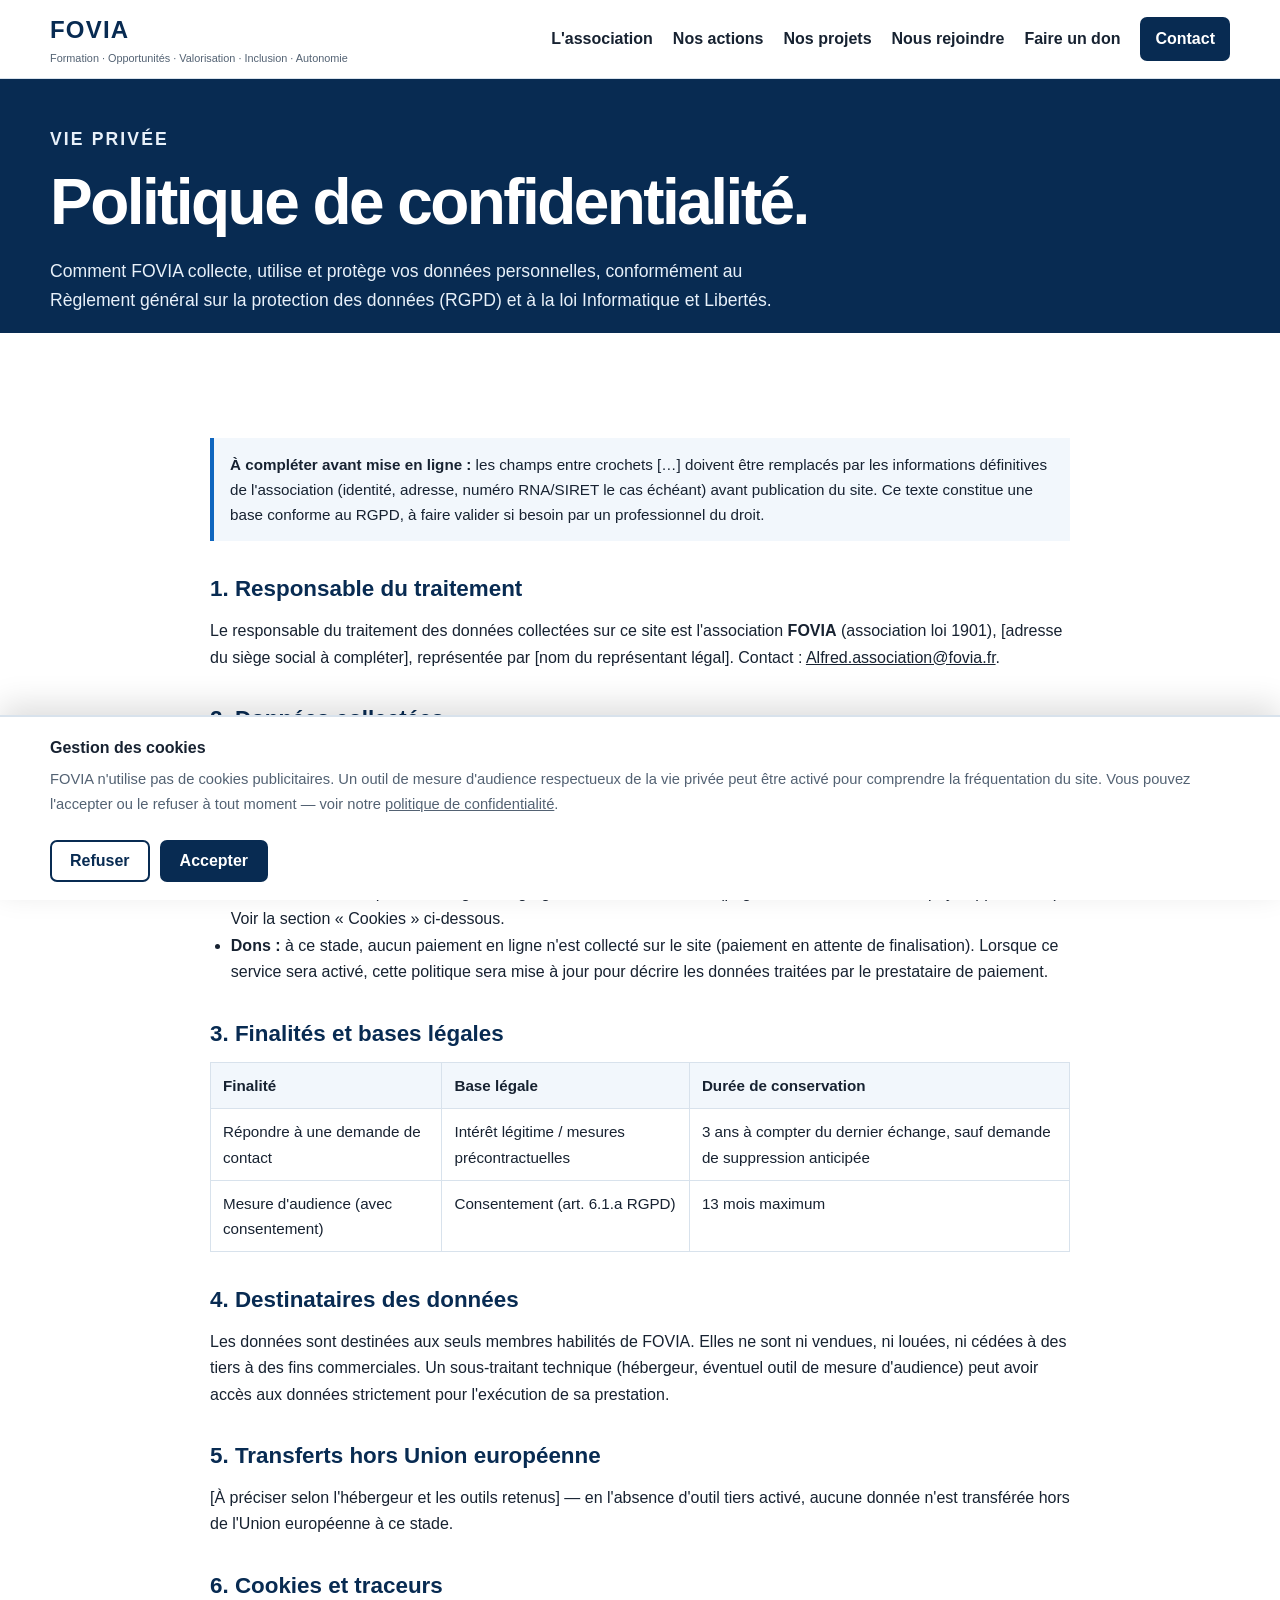
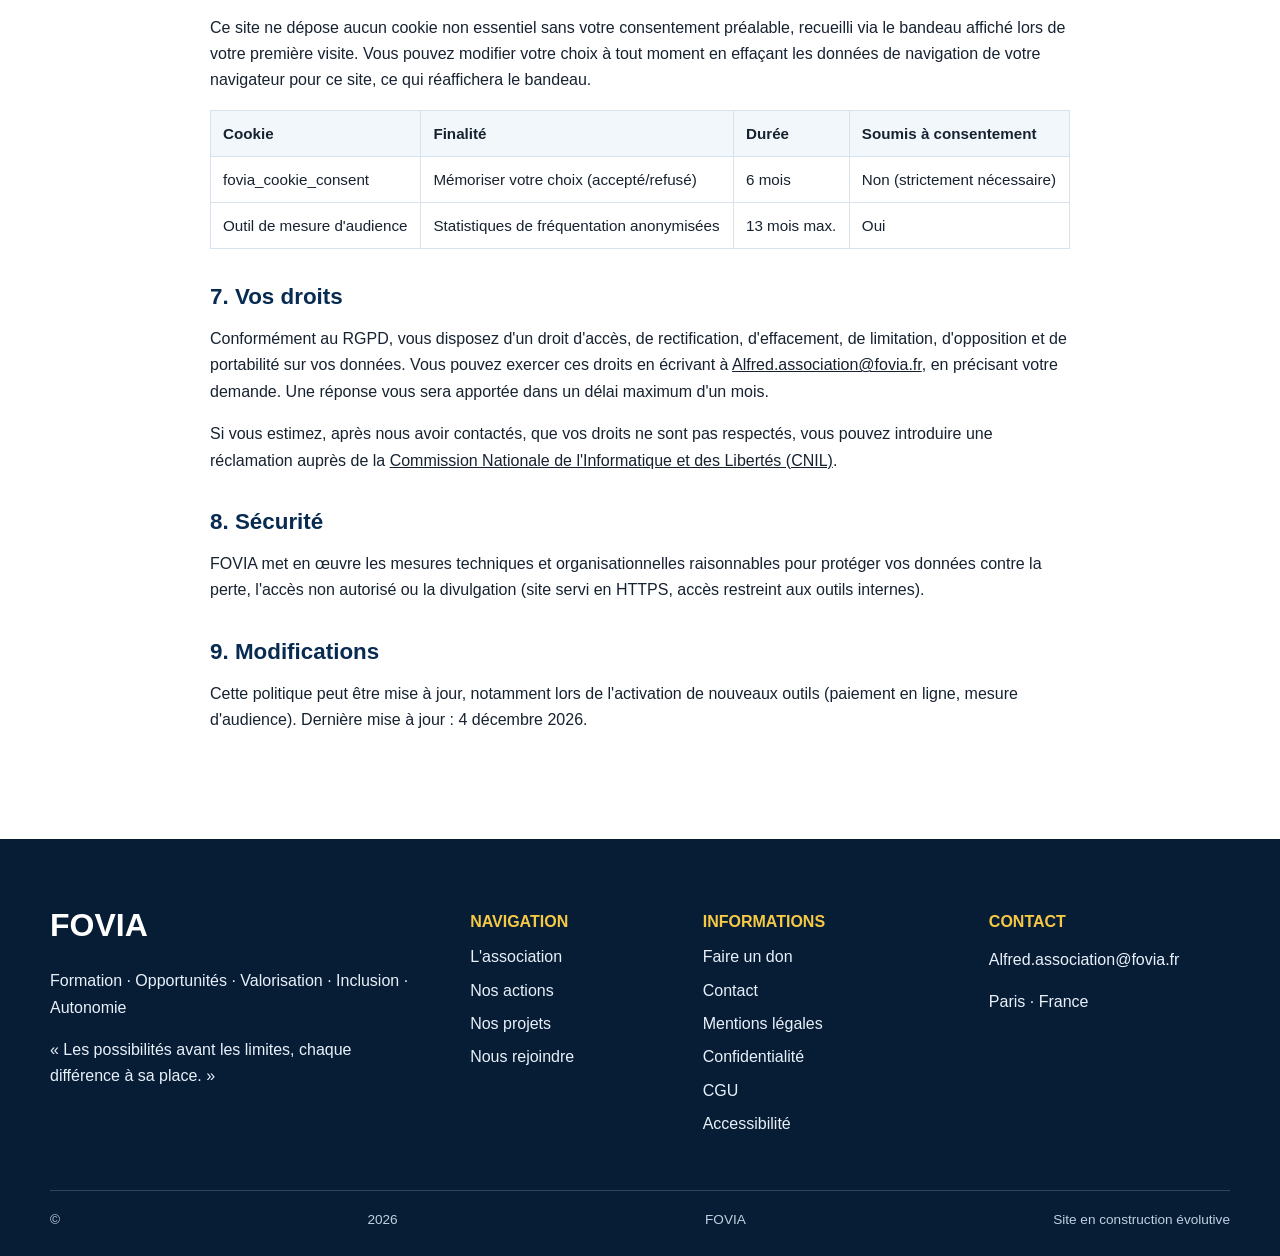
<file: confidentialite.html>
<!doctype html>
<html lang="fr"><head><meta charset="utf-8">
<meta name="viewport" content="width=device-width,initial-scale=1">
<title>Politique de confidentialité (RGPD) — FOVIA</title>
<meta name="description" content="Politique de confidentialité de FOVIA : données collectées, finalités, durées de conservation, cookies et droits RGPD.">
<link rel="canonical" href="https://fovia.fr/confidentialite.html">
<meta name="robots" content="index,follow">
<meta name="theme-color" content="#082b52">

<link rel="icon" href="favicon.svg" type="image/svg+xml">
<link rel="icon" href="favicon-32.png" sizes="32x32" type="image/png">
<link rel="icon" href="favicon.ico" sizes="any">
<link rel="apple-touch-icon" href="apple-touch-icon.png">

<meta property="og:type" content="website">
<meta property="og:locale" content="fr_FR">
<meta property="og:site_name" content="FOVIA">
<meta property="og:title" content="Politique de confidentialité — FOVIA">
<meta property="og:description" content="Politique de confidentialité de FOVIA : données collectées, finalités, durées de conservation, cookies et droits RGPD.">
<meta property="og:url" content="https://fovia.fr/confidentialite.html">
<meta property="og:image" content="https://fovia.fr/img/og-image.png">
<meta property="og:image:width" content="1200">
<meta property="og:image:height" content="630">
<meta property="og:image:alt" content="FOVIA — Formation, Opportunités, Valorisation, Inclusion, Autonomie">

<meta name="twitter:card" content="summary_large_image">
<meta name="twitter:title" content="Politique de confidentialité — FOVIA">
<meta name="twitter:description" content="Politique de confidentialité de FOVIA : données collectées, finalités, durées de conservation, cookies et droits RGPD.">
<meta name="twitter:image" content="https://fovia.fr/img/og-image.png">

<link rel="stylesheet" href="css/style.css"></head>
<body><a class="skip" href="#main">Aller au contenu</a>
<header>
  <div class="wrap nav">
    <a class="brand" href="index.html" aria-label="FOVIA, accueil"><b>FOVIA</b><span>Formation · Opportunités · Valorisation · Inclusion · Autonomie</span></a>
    <button id="menu" aria-expanded="false" aria-controls="navigation">Menu</button>
    <nav id="navigation" aria-label="Navigation principale">
      <a href="association.html"><span class="nav-ic" aria-hidden="true"><svg viewBox="0 0 24 24" fill="none" stroke="currentColor" stroke-width="1.8" stroke-linecap="round" stroke-linejoin="round"><circle cx="12" cy="12" r="9"/><line x1="12" y1="11" x2="12" y2="16"/><circle cx="12" cy="8" r="1" fill="currentColor" stroke="none"/></svg></span>L'association</a>
      <a href="actions.html"><span class="nav-ic" aria-hidden="true"><svg viewBox="0 0 24 24" fill="none" stroke="currentColor" stroke-width="1.8" stroke-linecap="round" stroke-linejoin="round"><path d="M13 2 4 14h6l-1 8 9-12h-6l1-8Z"/></svg></span>Nos actions</a>
      <a href="projets.html"><span class="nav-ic" aria-hidden="true"><svg viewBox="0 0 24 24" fill="none" stroke="currentColor" stroke-width="1.8" stroke-linecap="round" stroke-linejoin="round"><circle cx="12" cy="12" r="8"/><circle cx="12" cy="12" r="3.2"/></svg></span>Nos projets</a>
      <a href="rejoindre.html"><span class="nav-ic" aria-hidden="true"><svg viewBox="0 0 24 24" fill="none" stroke="currentColor" stroke-width="1.8" stroke-linecap="round" stroke-linejoin="round"><path d="M9 12a4 4 0 1 0 0-8 4 4 0 0 0 0 8Z"/><path d="M2 21c0-4.2 3.1-7 7-7s7 2.8 7 7"/><path d="M19 8v6M22 11h-6"/></svg></span>Nous rejoindre</a>
      <a href="dons.html"><span class="nav-ic" aria-hidden="true"><svg viewBox="0 0 24 24" fill="none" stroke="currentColor" stroke-width="1.8" stroke-linecap="round" stroke-linejoin="round"><path d="M12 20S3.5 14.5 3.5 8.9A4.4 4.4 0 0 1 12 7a4.4 4.4 0 0 1 8.5 1.9C20.5 14.5 12 20 12 20Z"/></svg></span>Faire un don</a>
      <a href="contact.html" class="cta"><span class="nav-ic" aria-hidden="true"><svg viewBox="0 0 24 24" fill="none" stroke="currentColor" stroke-width="1.8" stroke-linecap="round" stroke-linejoin="round"><rect x="3" y="5" width="18" height="14" rx="2"/><path d="m4 7 8 6 8-6"/></svg></span>Contact</a>
    </nav>
  </div>
</header>
<main id="main">

<section class="page-hero"><div class="wrap"><p class="eyebrow">Vie privée</p><h1>Politique de confidentialité.</h1><p>Comment FOVIA collecte, utilise et protège vos données personnelles, conformément au Règlement général sur la protection des données (RGPD) et à la loi Informatique et Libertés.</p></div></section>
<section class="section legal"><div class="wrap legal-content">

<p class="legal-note"><strong>À compléter avant mise en ligne&nbsp;:</strong> les champs entre crochets […] doivent être remplacés par les informations définitives de l'association (identité, adresse, numéro RNA/SIRET le cas échéant) avant publication du site. Ce texte constitue une base conforme au RGPD, à faire valider si besoin par un professionnel du droit.</p>

<h2>1. Responsable du traitement</h2>
<p>Le responsable du traitement des données collectées sur ce site est l'association <strong>FOVIA</strong> (association loi 1901), [adresse du siège social à compléter], représentée par [nom du représentant légal]. Contact&nbsp;: <a href="mailto:Alfred.association@fovia.fr">Alfred.association@fovia.fr</a>.</p>

<h2>2. Données collectées</h2>
<ul>
<li><strong>Formulaire de contact&nbsp;:</strong> nom, adresse e-mail et contenu du message que vous saisissez volontairement. Ce formulaire ouvre votre messagerie ; les données sont alors transmises directement à l'adresse <em>Alfred.association@fovia.fr</em> par l'intermédiaire de votre propre logiciel de messagerie, et non stockées sur un serveur de FOVIA.</li>
<li><strong>Mesure d'audience&nbsp;:</strong> si vous l'acceptez via le bandeau cookies, un outil d'analytics respectueux de la vie privée peut collecter des statistiques de navigation agrégées et non nominatives (pages vues, durée de visite, pays approximatif). Voir la section «&nbsp;Cookies » ci-dessous.</li>
<li><strong>Dons&nbsp;:</strong> à ce stade, aucun paiement en ligne n'est collecté sur le site (paiement en attente de finalisation). Lorsque ce service sera activé, cette politique sera mise à jour pour décrire les données traitées par le prestataire de paiement.</li>
</ul>

<h2>3. Finalités et bases légales</h2>
<table class="legal-table">
<thead><tr><th>Finalité</th><th>Base légale</th><th>Durée de conservation</th></tr></thead>
<tbody>
<tr><td>Répondre à une demande de contact</td><td>Intérêt légitime / mesures précontractuelles</td><td>3&nbsp;ans à compter du dernier échange, sauf demande de suppression anticipée</td></tr>
<tr><td>Mesure d'audience (avec consentement)</td><td>Consentement (art.&nbsp;6.1.a RGPD)</td><td>13&nbsp;mois maximum</td></tr>
</tbody>
</table>

<h2>4. Destinataires des données</h2>
<p>Les données sont destinées aux seuls membres habilités de FOVIA. Elles ne sont ni vendues, ni louées, ni cédées à des tiers à des fins commerciales. Un sous-traitant technique (hébergeur, éventuel outil de mesure d'audience) peut avoir accès aux données strictement pour l'exécution de sa prestation.</p>

<h2>5. Transferts hors Union européenne</h2>
<p>[À préciser selon l'hébergeur et les outils retenus] — en l'absence d'outil tiers activé, aucune donnée n'est transférée hors de l'Union européenne à ce stade.</p>

<h2>6. Cookies et traceurs</h2>
<p>Ce site ne dépose aucun cookie non essentiel sans votre consentement préalable, recueilli via le bandeau affiché lors de votre première visite. Vous pouvez modifier votre choix à tout moment en effaçant les données de navigation de votre navigateur pour ce site, ce qui réaffichera le bandeau.</p>
<table class="legal-table">
<thead><tr><th>Cookie</th><th>Finalité</th><th>Durée</th><th>Soumis à consentement</th></tr></thead>
<tbody>
<tr><td>fovia_cookie_consent</td><td>Mémoriser votre choix (accepté/refusé)</td><td>6&nbsp;mois</td><td>Non (strictement nécessaire)</td></tr>
<tr><td>Outil de mesure d'audience</td><td>Statistiques de fréquentation anonymisées</td><td>13&nbsp;mois max.</td><td>Oui</td></tr>
</tbody>
</table>

<h2>7. Vos droits</h2>
<p>Conformément au RGPD, vous disposez d'un droit d'accès, de rectification, d'effacement, de limitation, d'opposition et de portabilité sur vos données. Vous pouvez exercer ces droits en écrivant à <a href="mailto:Alfred.association@fovia.fr">Alfred.association@fovia.fr</a>, en précisant votre demande. Une réponse vous sera apportée dans un délai maximum d'un mois.</p>
<p>Si vous estimez, après nous avoir contactés, que vos droits ne sont pas respectés, vous pouvez introduire une réclamation auprès de la <a href="https://www.cnil.fr/fr/plaintes" target="_blank" rel="noopener">Commission Nationale de l'Informatique et des Libertés (CNIL)</a>.</p>

<h2>8. Sécurité</h2>
<p>FOVIA met en œuvre les mesures techniques et organisationnelles raisonnables pour protéger vos données contre la perte, l'accès non autorisé ou la divulgation (site servi en HTTPS, accès restreint aux outils internes).</p>

<h2>9. Modifications</h2>
<p>Cette politique peut être mise à jour, notamment lors de l'activation de nouveaux outils (paiement en ligne, mesure d'audience). Dernière mise à jour&nbsp;: <span id="legal-date"></span>.</p>

</div></section>
</main>
<footer><div class="wrap footer-grid">
<div><strong>FOVIA</strong><p>Formation · Opportunités · Valorisation · Inclusion · Autonomie</p><p>« Les possibilités avant les limites, chaque différence à sa place. »</p></div>
<div><h2>Navigation</h2><a href="association.html">L'association</a><a href="actions.html">Nos actions</a><a href="projets.html">Nos projets</a><a href="rejoindre.html">Nous rejoindre</a></div>
<div><h2>Informations</h2><a href="dons.html">Faire un don</a><a href="contact.html">Contact</a><a href="mentions-legales.html">Mentions légales</a><a href="confidentialite.html">Confidentialité</a><a href="cgu.html">CGU</a><a href="accessibilite.html">Accessibilité</a></div>
<div><h2>Contact</h2><p><a href="mailto:Alfred.association@fovia.fr">Alfred.association@fovia.fr</a></p><p>Paris · France</p></div>
</div><div class="wrap bottom">© <span id="year"></span> FOVIA <span>Site en construction évolutive</span></div></footer>
<div id="cookie-banner" class="cookie-banner" role="dialog" aria-live="polite" aria-label="Gestion des cookies" hidden>
  <div class="wrap cookie-in">
    <div class="cookie-text">
      <p><strong>Gestion des cookies</strong></p>
      <p>FOVIA n'utilise pas de cookies publicitaires. Un outil de mesure d'audience respectueux de la vie privée peut être activé pour comprendre la fréquentation du site. Vous pouvez l'accepter ou le refuser à tout moment — voir notre <a href="confidentialite.html">politique de confidentialité</a>.</p>
    </div>
    <div class="cookie-actions">
      <button type="button" class="button ghost" id="cookie-refuse">Refuser</button>
      <button type="button" class="button dark" id="cookie-accept">Accepter</button>
    </div>
  </div>
</div>
<script src="js/script.js" defer></script>
<script src="js/cookies.js" defer></script>
</body></html>
</file>
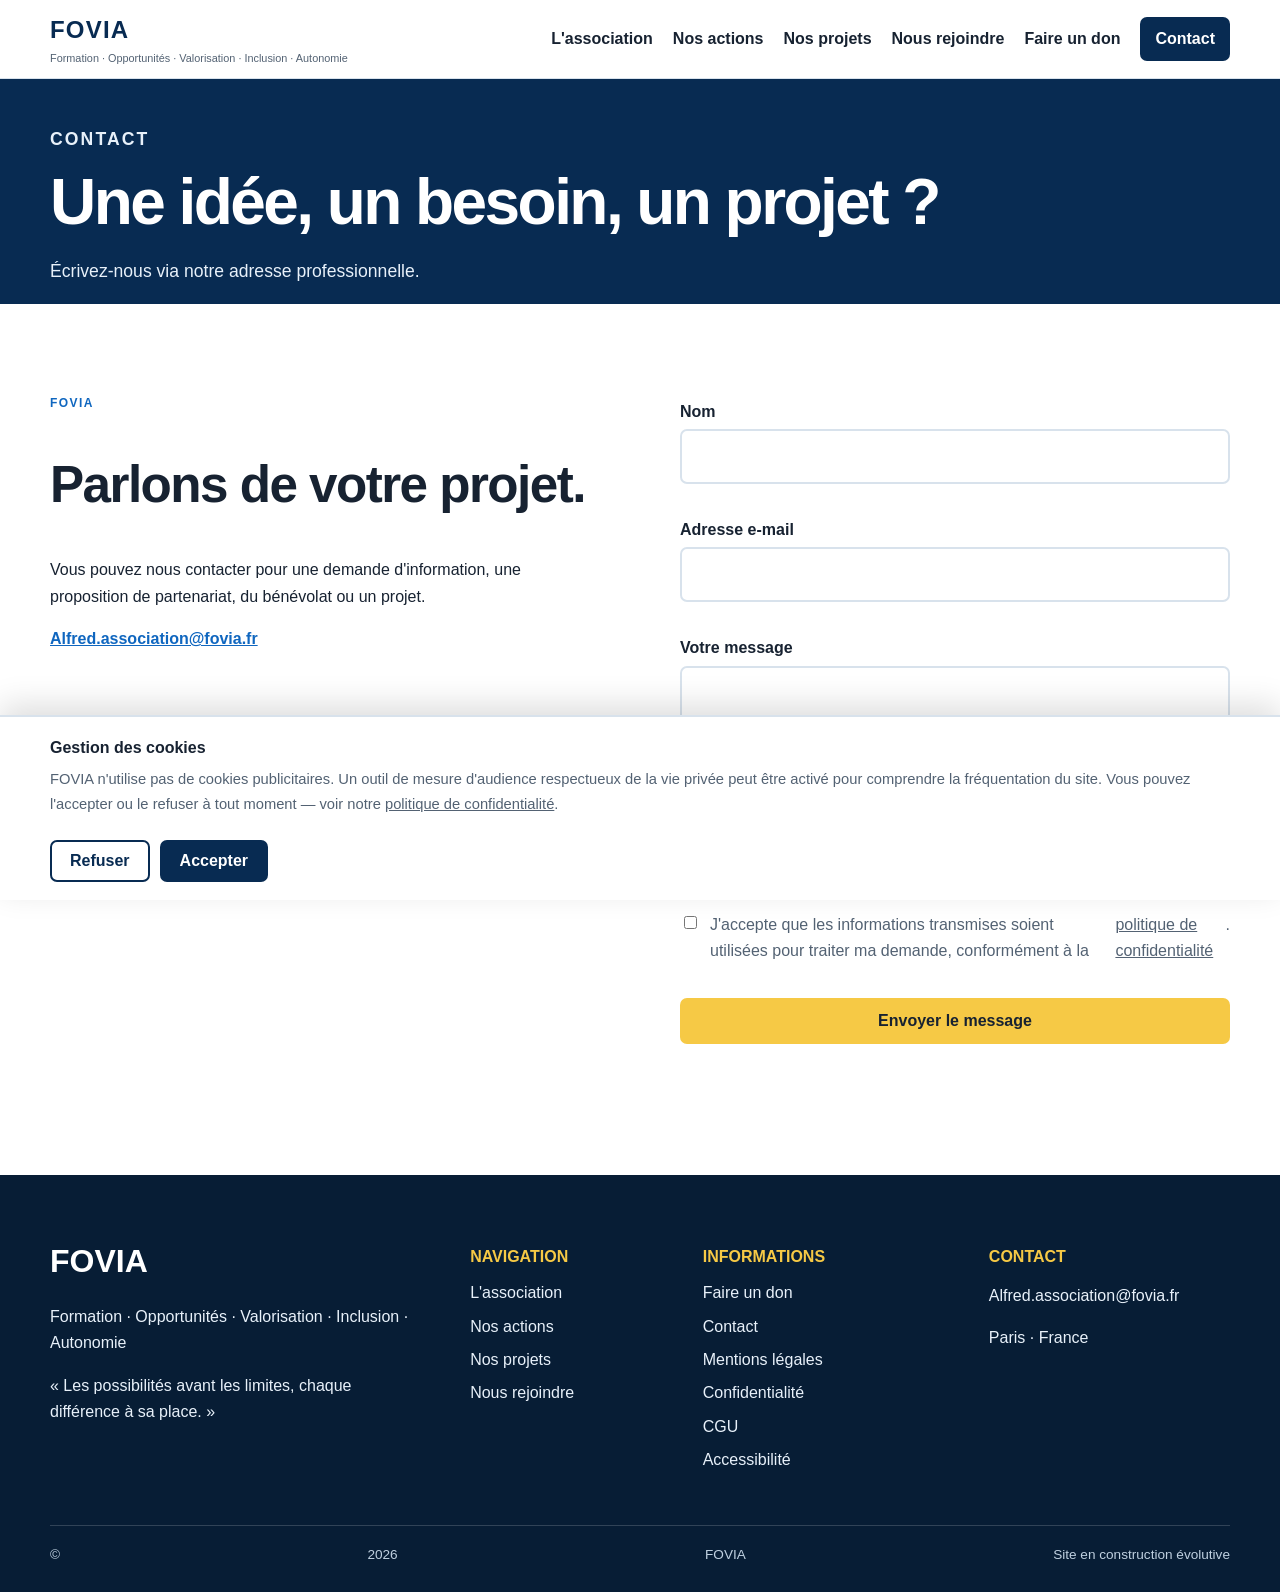
<file: contact.html>
<!doctype html>
<html lang="fr"><head><meta charset="utf-8">
<meta name="viewport" content="width=device-width,initial-scale=1">
<title>Contact — FOVIA</title>
<meta name="description" content="Une idée, un besoin, un projet ? Contactez l'association FOVIA.">
<link rel="canonical" href="https://fovia.fr/contact.html">
<meta name="robots" content="index,follow">
<meta name="theme-color" content="#082b52">

<link rel="icon" href="favicon.svg" type="image/svg+xml">
<link rel="icon" href="favicon-32.png" sizes="32x32" type="image/png">
<link rel="icon" href="favicon.ico" sizes="any">
<link rel="apple-touch-icon" href="apple-touch-icon.png">

<meta property="og:type" content="website">
<meta property="og:locale" content="fr_FR">
<meta property="og:site_name" content="FOVIA">
<meta property="og:title" content="Contacter FOVIA">
<meta property="og:description" content="Une idée, un besoin, un projet ? Contactez l'association FOVIA.">
<meta property="og:url" content="https://fovia.fr/contact.html">
<meta property="og:image" content="https://fovia.fr/img/og-image.png">
<meta property="og:image:width" content="1200">
<meta property="og:image:height" content="630">
<meta property="og:image:alt" content="FOVIA — Formation, Opportunités, Valorisation, Inclusion, Autonomie">

<meta name="twitter:card" content="summary_large_image">
<meta name="twitter:title" content="Contacter FOVIA">
<meta name="twitter:description" content="Une idée, un besoin, un projet ? Contactez l'association FOVIA.">
<meta name="twitter:image" content="https://fovia.fr/img/og-image.png">

<link rel="stylesheet" href="css/style.css"></head>
<body><a class="skip" href="#main">Aller au contenu</a>
<header>
  <div class="wrap nav">
    <a class="brand" href="index.html" aria-label="FOVIA, accueil"><b>FOVIA</b><span>Formation · Opportunités · Valorisation · Inclusion · Autonomie</span></a>
    <button id="menu" aria-expanded="false" aria-controls="navigation">Menu</button>
    <nav id="navigation" aria-label="Navigation principale">
      <a href="association.html"><span class="nav-ic" aria-hidden="true"><svg viewBox="0 0 24 24" fill="none" stroke="currentColor" stroke-width="1.8" stroke-linecap="round" stroke-linejoin="round"><circle cx="12" cy="12" r="9"/><line x1="12" y1="11" x2="12" y2="16"/><circle cx="12" cy="8" r="1" fill="currentColor" stroke="none"/></svg></span>L'association</a>
      <a href="actions.html"><span class="nav-ic" aria-hidden="true"><svg viewBox="0 0 24 24" fill="none" stroke="currentColor" stroke-width="1.8" stroke-linecap="round" stroke-linejoin="round"><path d="M13 2 4 14h6l-1 8 9-12h-6l1-8Z"/></svg></span>Nos actions</a>
      <a href="projets.html"><span class="nav-ic" aria-hidden="true"><svg viewBox="0 0 24 24" fill="none" stroke="currentColor" stroke-width="1.8" stroke-linecap="round" stroke-linejoin="round"><circle cx="12" cy="12" r="8"/><circle cx="12" cy="12" r="3.2"/></svg></span>Nos projets</a>
      <a href="rejoindre.html"><span class="nav-ic" aria-hidden="true"><svg viewBox="0 0 24 24" fill="none" stroke="currentColor" stroke-width="1.8" stroke-linecap="round" stroke-linejoin="round"><path d="M9 12a4 4 0 1 0 0-8 4 4 0 0 0 0 8Z"/><path d="M2 21c0-4.2 3.1-7 7-7s7 2.8 7 7"/><path d="M19 8v6M22 11h-6"/></svg></span>Nous rejoindre</a>
      <a href="dons.html"><span class="nav-ic" aria-hidden="true"><svg viewBox="0 0 24 24" fill="none" stroke="currentColor" stroke-width="1.8" stroke-linecap="round" stroke-linejoin="round"><path d="M12 20S3.5 14.5 3.5 8.9A4.4 4.4 0 0 1 12 7a4.4 4.4 0 0 1 8.5 1.9C20.5 14.5 12 20 12 20Z"/></svg></span>Faire un don</a>
      <a href="contact.html" class="cta"><span class="nav-ic" aria-hidden="true"><svg viewBox="0 0 24 24" fill="none" stroke="currentColor" stroke-width="1.8" stroke-linecap="round" stroke-linejoin="round"><rect x="3" y="5" width="18" height="14" rx="2"/><path d="m4 7 8 6 8-6"/></svg></span>Contact</a>
    </nav>
  </div>
</header>
<main id="main">
<section class="page-hero"><div class="wrap"><p class="eyebrow">Contact</p><h1>Une idée, un besoin, un projet ?</h1><p>Écrivez-nous via notre adresse professionnelle.</p></div></section>
<section class="section"><div class="wrap two"><div><p class="eyebrow">FOVIA</p><h2>Parlons de votre projet.</h2><p>Vous pouvez nous contacter pour une demande d'information, une proposition de partenariat, du bénévolat ou un projet.</p><p><strong><a href="mailto:Alfred.association@fovia.fr" style="color:var(--blue)">Alfred.association@fovia.fr</a></strong></p></div>
<form id="contact-form" novalidate>
<div class="field"><label for="name">Nom</label><input id="name" name="name" required minlength="2" maxlength="100" autocomplete="name" aria-describedby="name-error"><span class="field-error" id="name-error" role="alert"></span></div>
<div class="field"><label for="email">Adresse e-mail</label><input id="email" name="email" type="email" required maxlength="150" autocomplete="email" aria-describedby="email-error"><span class="field-error" id="email-error" role="alert"></span></div>
<div class="field"><label for="message">Votre message</label><textarea id="message" name="message" rows="7" required minlength="10" maxlength="2000" aria-describedby="message-error"></textarea><span class="field-error" id="message-error" role="alert"></span></div>
<div class="hp-field" aria-hidden="true"><label for="website">Laissez ce champ vide</label><input id="website" name="_honey" type="text" tabindex="-1" autocomplete="off"></div>
<input type="hidden" name="_url" value="https://fovia.fr/contact.html">
<input type="hidden" name="_template" value="table">
<input type="hidden" id="form-loaded-at" value="">
<label class="consent"><input type="checkbox" id="consent" required aria-describedby="consent-error"> J'accepte que les informations transmises soient utilisées pour traiter ma demande, conformément à la <a href="confidentialite.html">politique de confidentialité</a>.</label>
<span class="field-error" id="consent-error" role="alert"></span>
<button class="button yellow" type="submit">Envoyer le message</button>
<p id="status" role="status"></p>
</form></div></section>
</main>
<footer><div class="wrap footer-grid">
<div><strong>FOVIA</strong><p>Formation · Opportunités · Valorisation · Inclusion · Autonomie</p><p>« Les possibilités avant les limites, chaque différence à sa place. »</p></div>
<div><h2>Navigation</h2><a href="association.html">L'association</a><a href="actions.html">Nos actions</a><a href="projets.html">Nos projets</a><a href="rejoindre.html">Nous rejoindre</a></div>
<div><h2>Informations</h2><a href="dons.html">Faire un don</a><a href="contact.html">Contact</a><a href="mentions-legales.html">Mentions légales</a><a href="confidentialite.html">Confidentialité</a><a href="cgu.html">CGU</a><a href="accessibilite.html">Accessibilité</a></div>
<div><h2>Contact</h2><p><a href="mailto:Alfred.association@fovia.fr">Alfred.association@fovia.fr</a></p><p>Paris · France</p></div>
</div><div class="wrap bottom">© <span id="year"></span> FOVIA <span>Site en construction évolutive</span></div></footer>
<div id="cookie-banner" class="cookie-banner" role="dialog" aria-live="polite" aria-label="Gestion des cookies" hidden>
  <div class="wrap cookie-in">
    <div class="cookie-text">
      <p><strong>Gestion des cookies</strong></p>
      <p>FOVIA n'utilise pas de cookies publicitaires. Un outil de mesure d'audience respectueux de la vie privée peut être activé pour comprendre la fréquentation du site. Vous pouvez l'accepter ou le refuser à tout moment — voir notre <a href="confidentialite.html">politique de confidentialité</a>.</p>
    </div>
    <div class="cookie-actions">
      <button type="button" class="button ghost" id="cookie-refuse">Refuser</button>
      <button type="button" class="button dark" id="cookie-accept">Accepter</button>
    </div>
  </div>
</div>
<script src="js/script.js" defer></script>
<script src="js/cookies.js" defer></script>
</body></html>
</file>
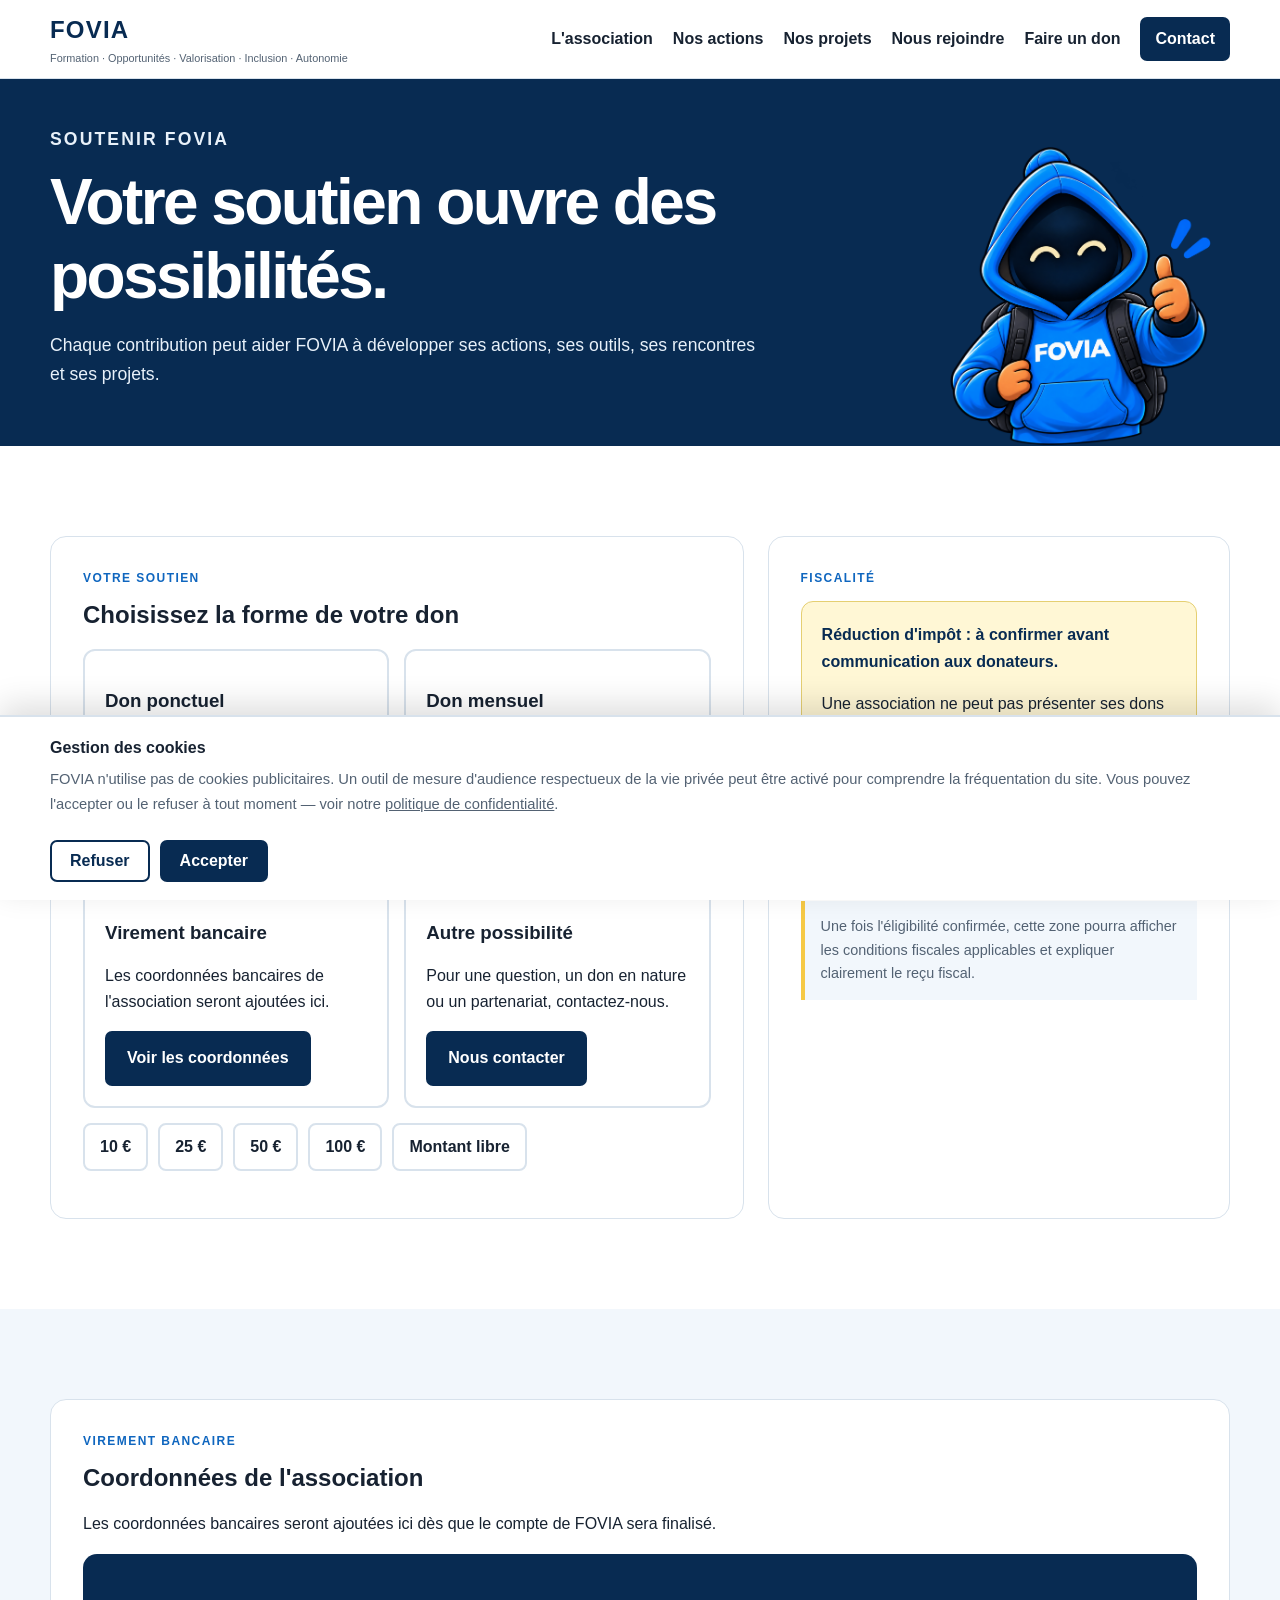
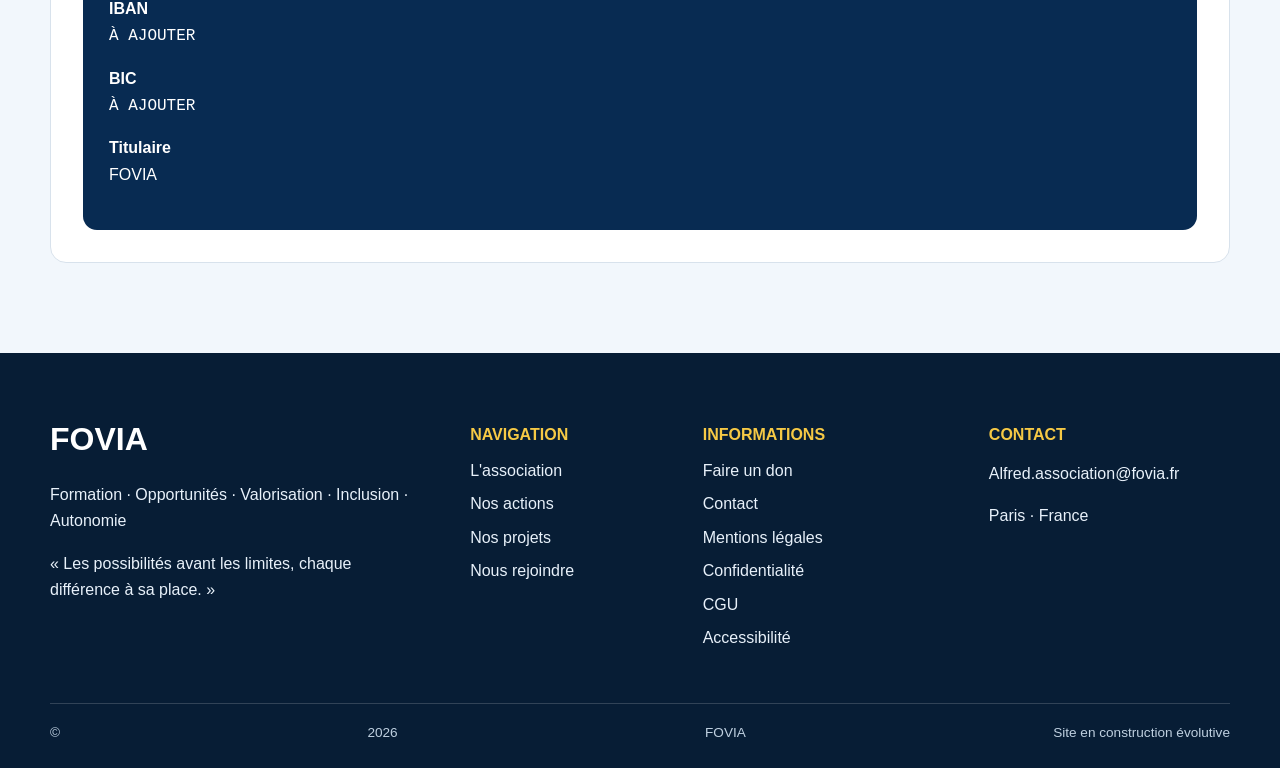
<file: dons.html>
<!doctype html>
<html lang="fr"><head><meta charset="utf-8">
<meta name="viewport" content="width=device-width,initial-scale=1">
<title>Faire un don — FOVIA</title>
<meta name="description" content="Soutenez les actions de FOVIA par un don ponctuel, mensuel ou par virement bancaire.">
<link rel="canonical" href="https://fovia.fr/dons.html">
<meta name="robots" content="index,follow">
<meta name="theme-color" content="#082b52">

<link rel="icon" href="favicon.svg" type="image/svg+xml">
<link rel="icon" href="favicon-32.png" sizes="32x32" type="image/png">
<link rel="icon" href="favicon.ico" sizes="any">
<link rel="apple-touch-icon" href="apple-touch-icon.png">

<meta property="og:type" content="website">
<meta property="og:locale" content="fr_FR">
<meta property="og:site_name" content="FOVIA">
<meta property="og:title" content="Faire un don à FOVIA">
<meta property="og:description" content="Soutenez les actions de FOVIA par un don ponctuel, mensuel ou par virement bancaire.">
<meta property="og:url" content="https://fovia.fr/dons.html">
<meta property="og:image" content="https://fovia.fr/img/og-image.png">
<meta property="og:image:width" content="1200">
<meta property="og:image:height" content="630">
<meta property="og:image:alt" content="FOVIA — Formation, Opportunités, Valorisation, Inclusion, Autonomie">

<meta name="twitter:card" content="summary_large_image">
<meta name="twitter:title" content="Faire un don à FOVIA">
<meta name="twitter:description" content="Soutenez les actions de FOVIA par un don ponctuel, mensuel ou par virement bancaire.">
<meta name="twitter:image" content="https://fovia.fr/img/og-image.png">

<link rel="stylesheet" href="css/style.css"></head>
<body><a class="skip" href="#main">Aller au contenu</a>
<header>
  <div class="wrap nav">
    <a class="brand" href="index.html" aria-label="FOVIA, accueil"><b>FOVIA</b><span>Formation · Opportunités · Valorisation · Inclusion · Autonomie</span></a>
    <button id="menu" aria-expanded="false" aria-controls="navigation">Menu</button>
    <nav id="navigation" aria-label="Navigation principale">
      <a href="association.html"><span class="nav-ic" aria-hidden="true"><svg viewBox="0 0 24 24" fill="none" stroke="currentColor" stroke-width="1.8" stroke-linecap="round" stroke-linejoin="round"><circle cx="12" cy="12" r="9"/><line x1="12" y1="11" x2="12" y2="16"/><circle cx="12" cy="8" r="1" fill="currentColor" stroke="none"/></svg></span>L'association</a>
      <a href="actions.html"><span class="nav-ic" aria-hidden="true"><svg viewBox="0 0 24 24" fill="none" stroke="currentColor" stroke-width="1.8" stroke-linecap="round" stroke-linejoin="round"><path d="M13 2 4 14h6l-1 8 9-12h-6l1-8Z"/></svg></span>Nos actions</a>
      <a href="projets.html"><span class="nav-ic" aria-hidden="true"><svg viewBox="0 0 24 24" fill="none" stroke="currentColor" stroke-width="1.8" stroke-linecap="round" stroke-linejoin="round"><circle cx="12" cy="12" r="8"/><circle cx="12" cy="12" r="3.2"/></svg></span>Nos projets</a>
      <a href="rejoindre.html"><span class="nav-ic" aria-hidden="true"><svg viewBox="0 0 24 24" fill="none" stroke="currentColor" stroke-width="1.8" stroke-linecap="round" stroke-linejoin="round"><path d="M9 12a4 4 0 1 0 0-8 4 4 0 0 0 0 8Z"/><path d="M2 21c0-4.2 3.1-7 7-7s7 2.8 7 7"/><path d="M19 8v6M22 11h-6"/></svg></span>Nous rejoindre</a>
      <a href="dons.html"><span class="nav-ic" aria-hidden="true"><svg viewBox="0 0 24 24" fill="none" stroke="currentColor" stroke-width="1.8" stroke-linecap="round" stroke-linejoin="round"><path d="M12 20S3.5 14.5 3.5 8.9A4.4 4.4 0 0 1 12 7a4.4 4.4 0 0 1 8.5 1.9C20.5 14.5 12 20 12 20Z"/></svg></span>Faire un don</a>
      <a href="contact.html" class="cta"><span class="nav-ic" aria-hidden="true"><svg viewBox="0 0 24 24" fill="none" stroke="currentColor" stroke-width="1.8" stroke-linecap="round" stroke-linejoin="round"><rect x="3" y="5" width="18" height="14" rx="2"/><path d="m4 7 8 6 8-6"/></svg></span>Contact</a>
    </nav>
  </div>
</header>
<main id="main">
<section class="page-hero"><div class="wrap page-hero-grid">
<div class="page-hero-copy"><p class="eyebrow">Soutenir FOVIA</p><h1>Votre soutien ouvre des possibilités.</h1><p>Chaque contribution peut aider FOVIA à développer ses actions, ses outils, ses rencontres et ses projets.</p></div>
<div class="page-hero-mascot"><img src="img/mascotte-fovia-bleu.png" alt="Mascotte FOVIA bleue levant le pouce"></div>
</div></section>
<section class="section"><div class="wrap donation-grid">
<div class="donation-card"><p class="eyebrow">Votre soutien</p><h2>Choisissez la forme de votre don</h2>
<div class="donation-options">
<div class="donation-option"><h3>Don ponctuel</h3><p>Un montant libre, selon vos possibilités.</p><button type="button" class="button blue disabled" disabled aria-disabled="true">Paiement bientôt disponible</button></div>
<div class="donation-option"><h3>Don mensuel</h3><p>Un soutien régulier pour aider FOVIA à construire dans la durée.</p><button type="button" class="button blue disabled" disabled aria-disabled="true">Paiement bientôt disponible</button></div>
<a class="donation-option" href="#virement"><h3>Virement bancaire</h3><p>Les coordonnées bancaires de l'association seront ajoutées ici.</p><span class="button dark">Voir les coordonnées</span></a>
<a class="donation-option" href="contact.html"><h3>Autre possibilité</h3><p>Pour une question, un don en nature ou un partenariat, contactez-nous.</p><span class="button dark">Nous contacter</span></a>
</div>
<div class="amounts"><span class="amount">10 €</span><span class="amount">25 €</span><span class="amount">50 €</span><span class="amount">100 €</span><span class="amount">Montant libre</span></div>
</div>
<aside class="donation-card"><p class="eyebrow">Fiscalité</p><div class="tax-box"><strong>Réduction d'impôt : à confirmer avant communication aux donateurs.</strong><p>Une association ne peut pas présenter ses dons comme ouvrant automatiquement droit à une réduction d'impôt. FOVIA devra vérifier son éligibilité au régime du mécénat et, si nécessaire, sécuriser sa situation avant d'émettre des reçus fiscaux.</p></div><p class="note">Une fois l'éligibilité confirmée, cette zone pourra afficher les conditions fiscales applicables et expliquer clairement le reçu fiscal.</p></aside>
</div></section>
<section id="virement" class="section light"><div class="wrap"><div class="donation-card"><p class="eyebrow">Virement bancaire</p><h2>Coordonnées de l'association</h2><p>Les coordonnées bancaires seront ajoutées ici dès que le compte de FOVIA sera finalisé.</p><div class="bank-box"><p><strong>IBAN</strong><br><code>À AJOUTER</code></p><p><strong>BIC</strong><br><code>À AJOUTER</code></p><p><strong>Titulaire</strong><br>FOVIA</p></div></div></div></section>
</main>
<footer><div class="wrap footer-grid">
<div><strong>FOVIA</strong><p>Formation · Opportunités · Valorisation · Inclusion · Autonomie</p><p>« Les possibilités avant les limites, chaque différence à sa place. »</p></div>
<div><h2>Navigation</h2><a href="association.html">L'association</a><a href="actions.html">Nos actions</a><a href="projets.html">Nos projets</a><a href="rejoindre.html">Nous rejoindre</a></div>
<div><h2>Informations</h2><a href="dons.html">Faire un don</a><a href="contact.html">Contact</a><a href="mentions-legales.html">Mentions légales</a><a href="confidentialite.html">Confidentialité</a><a href="cgu.html">CGU</a><a href="accessibilite.html">Accessibilité</a></div>
<div><h2>Contact</h2><p><a href="mailto:Alfred.association@fovia.fr">Alfred.association@fovia.fr</a></p><p>Paris · France</p></div>
</div><div class="wrap bottom">© <span id="year"></span> FOVIA <span>Site en construction évolutive</span></div></footer>
<div id="cookie-banner" class="cookie-banner" role="dialog" aria-live="polite" aria-label="Gestion des cookies" hidden>
  <div class="wrap cookie-in">
    <div class="cookie-text">
      <p><strong>Gestion des cookies</strong></p>
      <p>FOVIA n'utilise pas de cookies publicitaires. Un outil de mesure d'audience respectueux de la vie privée peut être activé pour comprendre la fréquentation du site. Vous pouvez l'accepter ou le refuser à tout moment — voir notre <a href="confidentialite.html">politique de confidentialité</a>.</p>
    </div>
    <div class="cookie-actions">
      <button type="button" class="button ghost" id="cookie-refuse">Refuser</button>
      <button type="button" class="button dark" id="cookie-accept">Accepter</button>
    </div>
  </div>
</div>
<script src="js/script.js" defer></script>
<script src="js/cookies.js" defer></script>
</body></html>
</file>
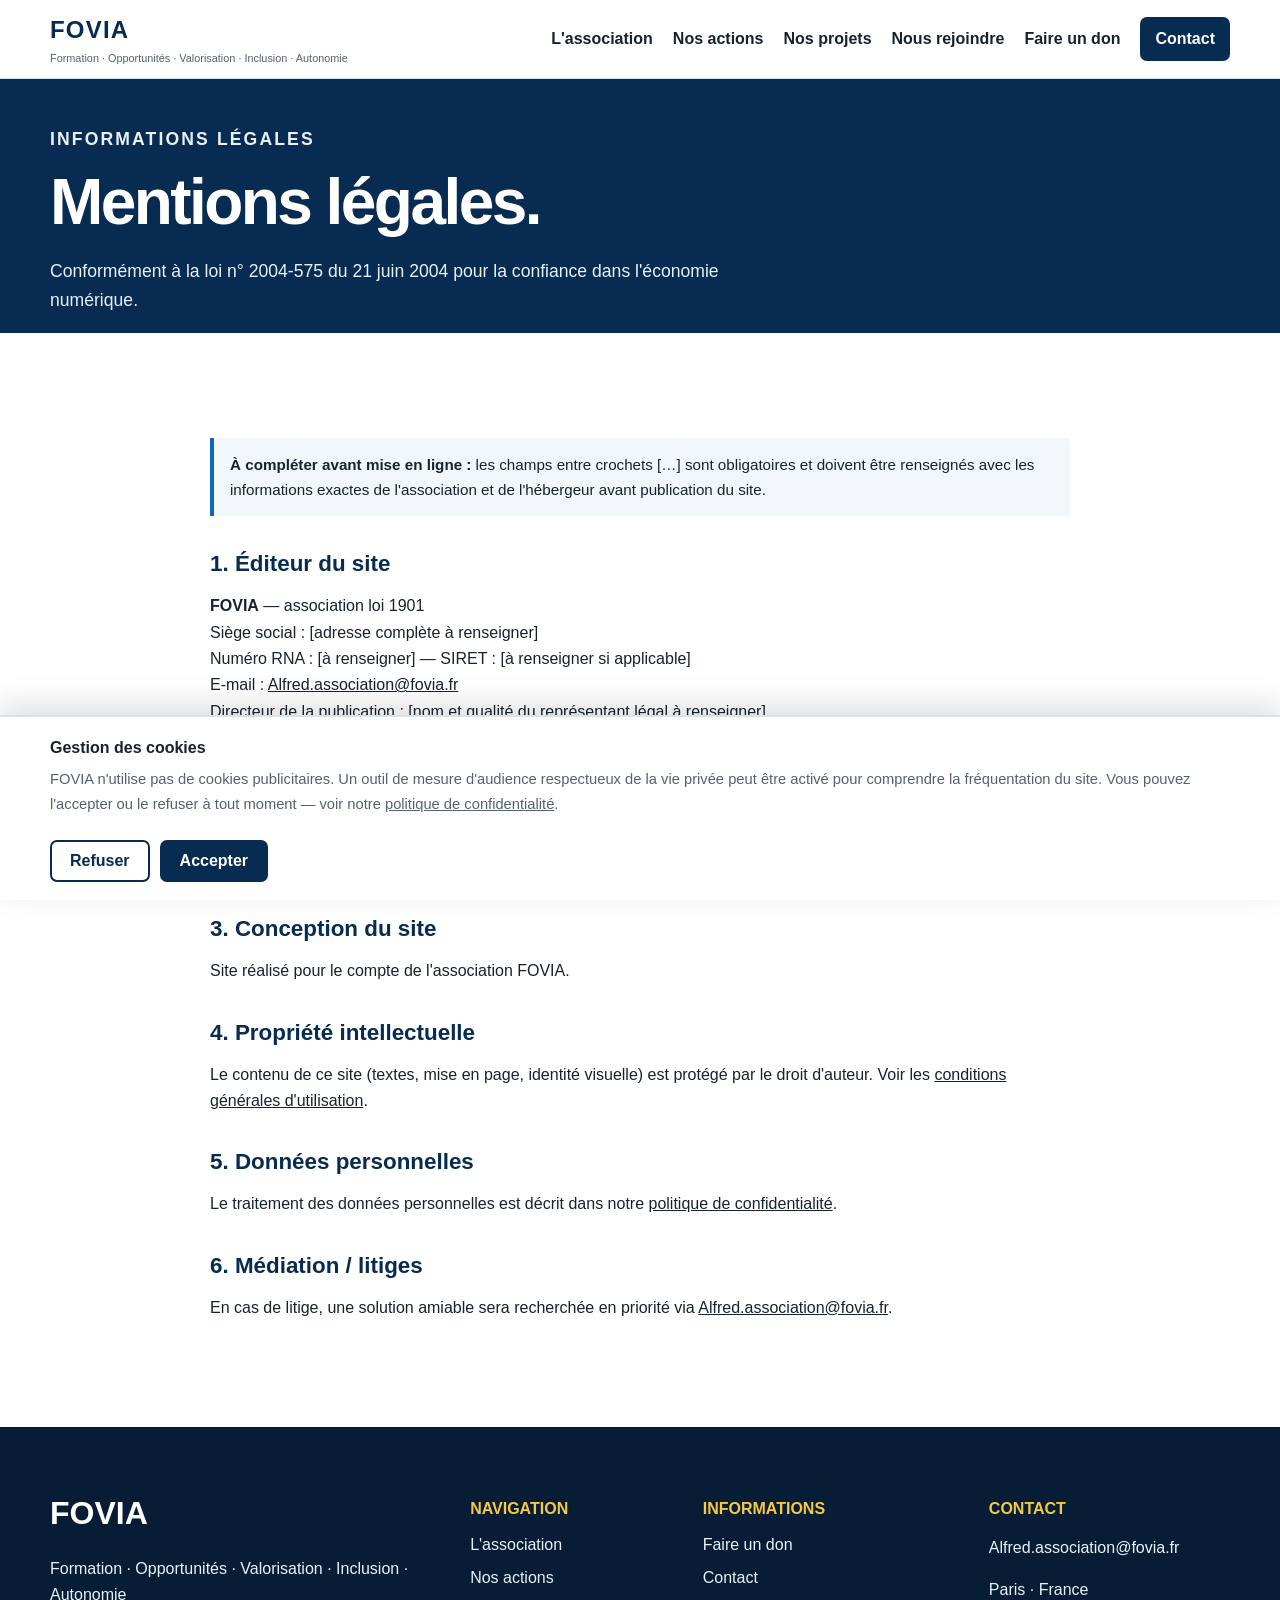
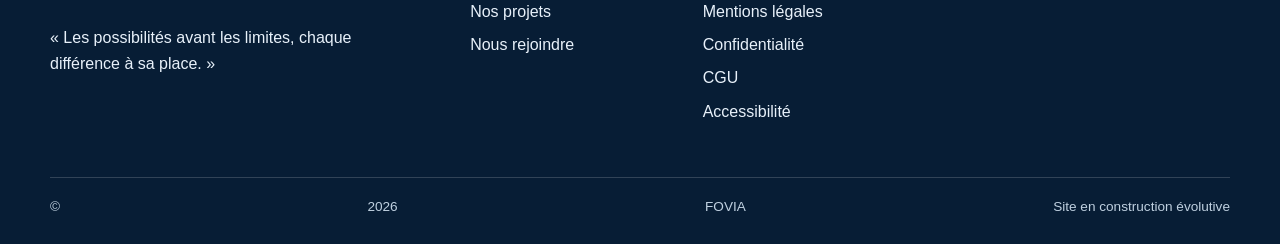
<file: mentions-legales.html>
<!doctype html>
<html lang="fr"><head><meta charset="utf-8">
<meta name="viewport" content="width=device-width,initial-scale=1">
<title>Mentions légales — FOVIA</title>
<meta name="description" content="Mentions légales du site fovia.fr : éditeur, hébergeur et directeur de publication.">
<link rel="canonical" href="https://fovia.fr/mentions-legales.html">
<meta name="robots" content="index,follow">
<meta name="theme-color" content="#082b52">

<link rel="icon" href="favicon.svg" type="image/svg+xml">
<link rel="icon" href="favicon-32.png" sizes="32x32" type="image/png">
<link rel="icon" href="favicon.ico" sizes="any">
<link rel="apple-touch-icon" href="apple-touch-icon.png">

<meta property="og:type" content="website">
<meta property="og:locale" content="fr_FR">
<meta property="og:site_name" content="FOVIA">
<meta property="og:title" content="Mentions légales — FOVIA">
<meta property="og:description" content="Mentions légales du site fovia.fr : éditeur, hébergeur et directeur de publication.">
<meta property="og:url" content="https://fovia.fr/mentions-legales.html">
<meta property="og:image" content="https://fovia.fr/img/og-image.png">
<meta property="og:image:width" content="1200">
<meta property="og:image:height" content="630">
<meta property="og:image:alt" content="FOVIA — Formation, Opportunités, Valorisation, Inclusion, Autonomie">

<meta name="twitter:card" content="summary_large_image">
<meta name="twitter:title" content="Mentions légales — FOVIA">
<meta name="twitter:description" content="Mentions légales du site fovia.fr : éditeur, hébergeur et directeur de publication.">
<meta name="twitter:image" content="https://fovia.fr/img/og-image.png">

<link rel="stylesheet" href="css/style.css"></head>
<body><a class="skip" href="#main">Aller au contenu</a>
<header>
  <div class="wrap nav">
    <a class="brand" href="index.html" aria-label="FOVIA, accueil"><b>FOVIA</b><span>Formation · Opportunités · Valorisation · Inclusion · Autonomie</span></a>
    <button id="menu" aria-expanded="false" aria-controls="navigation">Menu</button>
    <nav id="navigation" aria-label="Navigation principale">
      <a href="association.html"><span class="nav-ic" aria-hidden="true"><svg viewBox="0 0 24 24" fill="none" stroke="currentColor" stroke-width="1.8" stroke-linecap="round" stroke-linejoin="round"><circle cx="12" cy="12" r="9"/><line x1="12" y1="11" x2="12" y2="16"/><circle cx="12" cy="8" r="1" fill="currentColor" stroke="none"/></svg></span>L'association</a>
      <a href="actions.html"><span class="nav-ic" aria-hidden="true"><svg viewBox="0 0 24 24" fill="none" stroke="currentColor" stroke-width="1.8" stroke-linecap="round" stroke-linejoin="round"><path d="M13 2 4 14h6l-1 8 9-12h-6l1-8Z"/></svg></span>Nos actions</a>
      <a href="projets.html"><span class="nav-ic" aria-hidden="true"><svg viewBox="0 0 24 24" fill="none" stroke="currentColor" stroke-width="1.8" stroke-linecap="round" stroke-linejoin="round"><circle cx="12" cy="12" r="8"/><circle cx="12" cy="12" r="3.2"/></svg></span>Nos projets</a>
      <a href="rejoindre.html"><span class="nav-ic" aria-hidden="true"><svg viewBox="0 0 24 24" fill="none" stroke="currentColor" stroke-width="1.8" stroke-linecap="round" stroke-linejoin="round"><path d="M9 12a4 4 0 1 0 0-8 4 4 0 0 0 0 8Z"/><path d="M2 21c0-4.2 3.1-7 7-7s7 2.8 7 7"/><path d="M19 8v6M22 11h-6"/></svg></span>Nous rejoindre</a>
      <a href="dons.html"><span class="nav-ic" aria-hidden="true"><svg viewBox="0 0 24 24" fill="none" stroke="currentColor" stroke-width="1.8" stroke-linecap="round" stroke-linejoin="round"><path d="M12 20S3.5 14.5 3.5 8.9A4.4 4.4 0 0 1 12 7a4.4 4.4 0 0 1 8.5 1.9C20.5 14.5 12 20 12 20Z"/></svg></span>Faire un don</a>
      <a href="contact.html" class="cta"><span class="nav-ic" aria-hidden="true"><svg viewBox="0 0 24 24" fill="none" stroke="currentColor" stroke-width="1.8" stroke-linecap="round" stroke-linejoin="round"><rect x="3" y="5" width="18" height="14" rx="2"/><path d="m4 7 8 6 8-6"/></svg></span>Contact</a>
    </nav>
  </div>
</header>
<main id="main">

<section class="page-hero"><div class="wrap"><p class="eyebrow">Informations légales</p><h1>Mentions légales.</h1><p>Conformément à la loi n°&nbsp;2004-575 du 21&nbsp;juin&nbsp;2004 pour la confiance dans l'économie numérique.</p></div></section>
<section class="section legal"><div class="wrap legal-content">

<p class="legal-note"><strong>À compléter avant mise en ligne&nbsp;:</strong> les champs entre crochets […] sont obligatoires et doivent être renseignés avec les informations exactes de l'association et de l'hébergeur avant publication du site.</p>

<h2>1. Éditeur du site</h2>
<p><strong>FOVIA</strong> — association loi 1901<br>
Siège social&nbsp;: [adresse complète à renseigner]<br>
Numéro RNA&nbsp;: [à renseigner]&nbsp;— SIRET&nbsp;: [à renseigner si applicable]<br>
E-mail&nbsp;: <a href="mailto:Alfred.association@fovia.fr">Alfred.association@fovia.fr</a><br>
Directeur de la publication&nbsp;: [nom et qualité du représentant légal à renseigner]</p>

<h2>2. Hébergeur</h2>
<p>[Nom de l'hébergeur]<br>
[Adresse de l'hébergeur]<br>
[Téléphone / contact de l'hébergeur]</p>

<h2>3. Conception du site</h2>
<p>Site réalisé pour le compte de l'association FOVIA.</p>

<h2>4. Propriété intellectuelle</h2>
<p>Le contenu de ce site (textes, mise en page, identité visuelle) est protégé par le droit d'auteur. Voir les <a href="cgu.html">conditions générales d'utilisation</a>.</p>

<h2>5. Données personnelles</h2>
<p>Le traitement des données personnelles est décrit dans notre <a href="confidentialite.html">politique de confidentialité</a>.</p>

<h2>6. Médiation / litiges</h2>
<p>En cas de litige, une solution amiable sera recherchée en priorité via <a href="mailto:Alfred.association@fovia.fr">Alfred.association@fovia.fr</a>.</p>

</div></section>
</main>
<footer><div class="wrap footer-grid">
<div><strong>FOVIA</strong><p>Formation · Opportunités · Valorisation · Inclusion · Autonomie</p><p>« Les possibilités avant les limites, chaque différence à sa place. »</p></div>
<div><h2>Navigation</h2><a href="association.html">L'association</a><a href="actions.html">Nos actions</a><a href="projets.html">Nos projets</a><a href="rejoindre.html">Nous rejoindre</a></div>
<div><h2>Informations</h2><a href="dons.html">Faire un don</a><a href="contact.html">Contact</a><a href="mentions-legales.html">Mentions légales</a><a href="confidentialite.html">Confidentialité</a><a href="cgu.html">CGU</a><a href="accessibilite.html">Accessibilité</a></div>
<div><h2>Contact</h2><p><a href="mailto:Alfred.association@fovia.fr">Alfred.association@fovia.fr</a></p><p>Paris · France</p></div>
</div><div class="wrap bottom">© <span id="year"></span> FOVIA <span>Site en construction évolutive</span></div></footer>
<div id="cookie-banner" class="cookie-banner" role="dialog" aria-live="polite" aria-label="Gestion des cookies" hidden>
  <div class="wrap cookie-in">
    <div class="cookie-text">
      <p><strong>Gestion des cookies</strong></p>
      <p>FOVIA n'utilise pas de cookies publicitaires. Un outil de mesure d'audience respectueux de la vie privée peut être activé pour comprendre la fréquentation du site. Vous pouvez l'accepter ou le refuser à tout moment — voir notre <a href="confidentialite.html">politique de confidentialité</a>.</p>
    </div>
    <div class="cookie-actions">
      <button type="button" class="button ghost" id="cookie-refuse">Refuser</button>
      <button type="button" class="button dark" id="cookie-accept">Accepter</button>
    </div>
  </div>
</div>
<script src="js/script.js" defer></script>
<script src="js/cookies.js" defer></script>
</body></html>
</file>
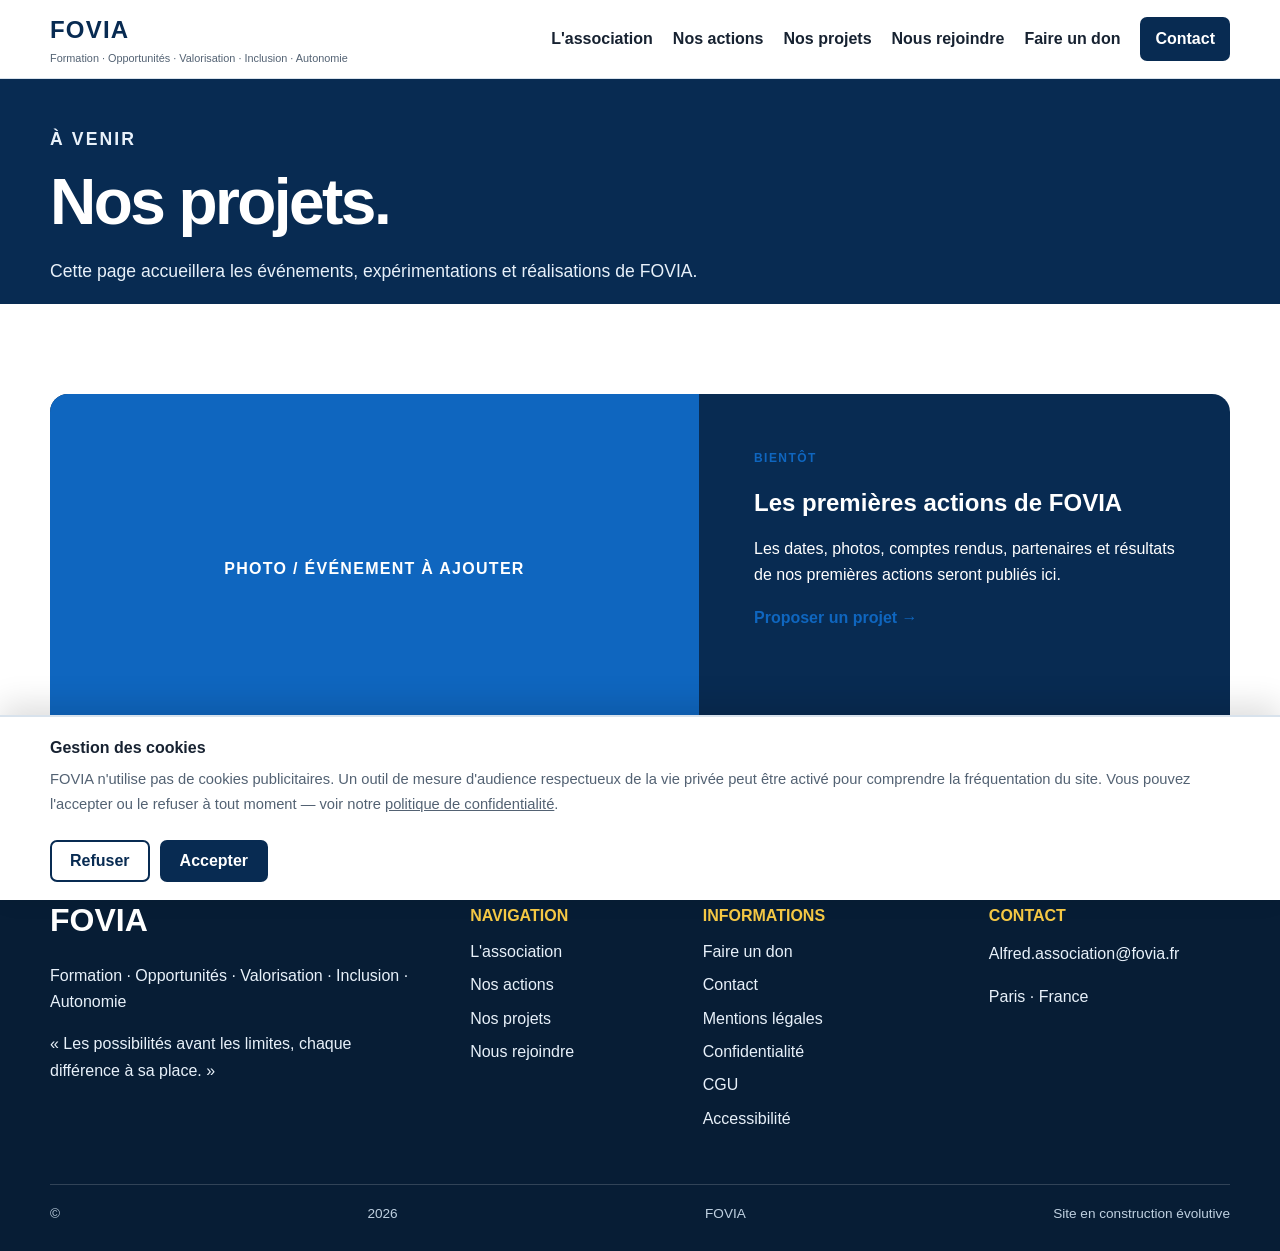
<file: projets.html>
<!doctype html>
<html lang="fr"><head><meta charset="utf-8">
<meta name="viewport" content="width=device-width,initial-scale=1">
<title>Nos projets — FOVIA</title>
<meta name="description" content="Suivez les événements, expérimentations et premières actions portées par FOVIA.">
<link rel="canonical" href="https://fovia.fr/projets.html">
<meta name="robots" content="index,follow">
<meta name="theme-color" content="#082b52">

<link rel="icon" href="favicon.svg" type="image/svg+xml">
<link rel="icon" href="favicon-32.png" sizes="32x32" type="image/png">
<link rel="icon" href="favicon.ico" sizes="any">
<link rel="apple-touch-icon" href="apple-touch-icon.png">

<meta property="og:type" content="website">
<meta property="og:locale" content="fr_FR">
<meta property="og:site_name" content="FOVIA">
<meta property="og:title" content="Les projets de FOVIA">
<meta property="og:description" content="Suivez les événements, expérimentations et premières actions portées par FOVIA.">
<meta property="og:url" content="https://fovia.fr/projets.html">
<meta property="og:image" content="https://fovia.fr/img/og-image.png">
<meta property="og:image:width" content="1200">
<meta property="og:image:height" content="630">
<meta property="og:image:alt" content="FOVIA — Formation, Opportunités, Valorisation, Inclusion, Autonomie">

<meta name="twitter:card" content="summary_large_image">
<meta name="twitter:title" content="Les projets de FOVIA">
<meta name="twitter:description" content="Suivez les événements, expérimentations et premières actions portées par FOVIA.">
<meta name="twitter:image" content="https://fovia.fr/img/og-image.png">

<link rel="stylesheet" href="css/style.css"></head>
<body><a class="skip" href="#main">Aller au contenu</a>
<header>
  <div class="wrap nav">
    <a class="brand" href="index.html" aria-label="FOVIA, accueil"><b>FOVIA</b><span>Formation · Opportunités · Valorisation · Inclusion · Autonomie</span></a>
    <button id="menu" aria-expanded="false" aria-controls="navigation">Menu</button>
    <nav id="navigation" aria-label="Navigation principale">
      <a href="association.html"><span class="nav-ic" aria-hidden="true"><svg viewBox="0 0 24 24" fill="none" stroke="currentColor" stroke-width="1.8" stroke-linecap="round" stroke-linejoin="round"><circle cx="12" cy="12" r="9"/><line x1="12" y1="11" x2="12" y2="16"/><circle cx="12" cy="8" r="1" fill="currentColor" stroke="none"/></svg></span>L'association</a>
      <a href="actions.html"><span class="nav-ic" aria-hidden="true"><svg viewBox="0 0 24 24" fill="none" stroke="currentColor" stroke-width="1.8" stroke-linecap="round" stroke-linejoin="round"><path d="M13 2 4 14h6l-1 8 9-12h-6l1-8Z"/></svg></span>Nos actions</a>
      <a href="projets.html"><span class="nav-ic" aria-hidden="true"><svg viewBox="0 0 24 24" fill="none" stroke="currentColor" stroke-width="1.8" stroke-linecap="round" stroke-linejoin="round"><circle cx="12" cy="12" r="8"/><circle cx="12" cy="12" r="3.2"/></svg></span>Nos projets</a>
      <a href="rejoindre.html"><span class="nav-ic" aria-hidden="true"><svg viewBox="0 0 24 24" fill="none" stroke="currentColor" stroke-width="1.8" stroke-linecap="round" stroke-linejoin="round"><path d="M9 12a4 4 0 1 0 0-8 4 4 0 0 0 0 8Z"/><path d="M2 21c0-4.2 3.1-7 7-7s7 2.8 7 7"/><path d="M19 8v6M22 11h-6"/></svg></span>Nous rejoindre</a>
      <a href="dons.html"><span class="nav-ic" aria-hidden="true"><svg viewBox="0 0 24 24" fill="none" stroke="currentColor" stroke-width="1.8" stroke-linecap="round" stroke-linejoin="round"><path d="M12 20S3.5 14.5 3.5 8.9A4.4 4.4 0 0 1 12 7a4.4 4.4 0 0 1 8.5 1.9C20.5 14.5 12 20 12 20Z"/></svg></span>Faire un don</a>
      <a href="contact.html" class="cta"><span class="nav-ic" aria-hidden="true"><svg viewBox="0 0 24 24" fill="none" stroke="currentColor" stroke-width="1.8" stroke-linecap="round" stroke-linejoin="round"><rect x="3" y="5" width="18" height="14" rx="2"/><path d="m4 7 8 6 8-6"/></svg></span>Contact</a>
    </nav>
  </div>
</header>
<main id="main">
<section class="page-hero"><div class="wrap"><p class="eyebrow">À venir</p><h1>Nos projets.</h1><p>Cette page accueillera les événements, expérimentations et réalisations de FOVIA.</p></div></section>
<section class="section"><div class="wrap"><div class="project"><div class="photo-placeholder">PHOTO / ÉVÉNEMENT À AJOUTER</div><div><p class="eyebrow">Bientôt</p><h2>Les premières actions de FOVIA</h2><p>Les dates, photos, comptes rendus, partenaires et résultats de nos premières actions seront publiés ici.</p><a href="contact.html">Proposer un projet →</a></div></div></div></section>
</main>
<footer><div class="wrap footer-grid">
<div><strong>FOVIA</strong><p>Formation · Opportunités · Valorisation · Inclusion · Autonomie</p><p>« Les possibilités avant les limites, chaque différence à sa place. »</p></div>
<div><h2>Navigation</h2><a href="association.html">L'association</a><a href="actions.html">Nos actions</a><a href="projets.html">Nos projets</a><a href="rejoindre.html">Nous rejoindre</a></div>
<div><h2>Informations</h2><a href="dons.html">Faire un don</a><a href="contact.html">Contact</a><a href="mentions-legales.html">Mentions légales</a><a href="confidentialite.html">Confidentialité</a><a href="cgu.html">CGU</a><a href="accessibilite.html">Accessibilité</a></div>
<div><h2>Contact</h2><p><a href="mailto:Alfred.association@fovia.fr">Alfred.association@fovia.fr</a></p><p>Paris · France</p></div>
</div><div class="wrap bottom">© <span id="year"></span> FOVIA <span>Site en construction évolutive</span></div></footer>
<div id="cookie-banner" class="cookie-banner" role="dialog" aria-live="polite" aria-label="Gestion des cookies" hidden>
  <div class="wrap cookie-in">
    <div class="cookie-text">
      <p><strong>Gestion des cookies</strong></p>
      <p>FOVIA n'utilise pas de cookies publicitaires. Un outil de mesure d'audience respectueux de la vie privée peut être activé pour comprendre la fréquentation du site. Vous pouvez l'accepter ou le refuser à tout moment — voir notre <a href="confidentialite.html">politique de confidentialité</a>.</p>
    </div>
    <div class="cookie-actions">
      <button type="button" class="button ghost" id="cookie-refuse">Refuser</button>
      <button type="button" class="button dark" id="cookie-accept">Accepter</button>
    </div>
  </div>
</div>
<script src="js/script.js" defer></script>
<script src="js/cookies.js" defer></script>
</body></html>
</file>
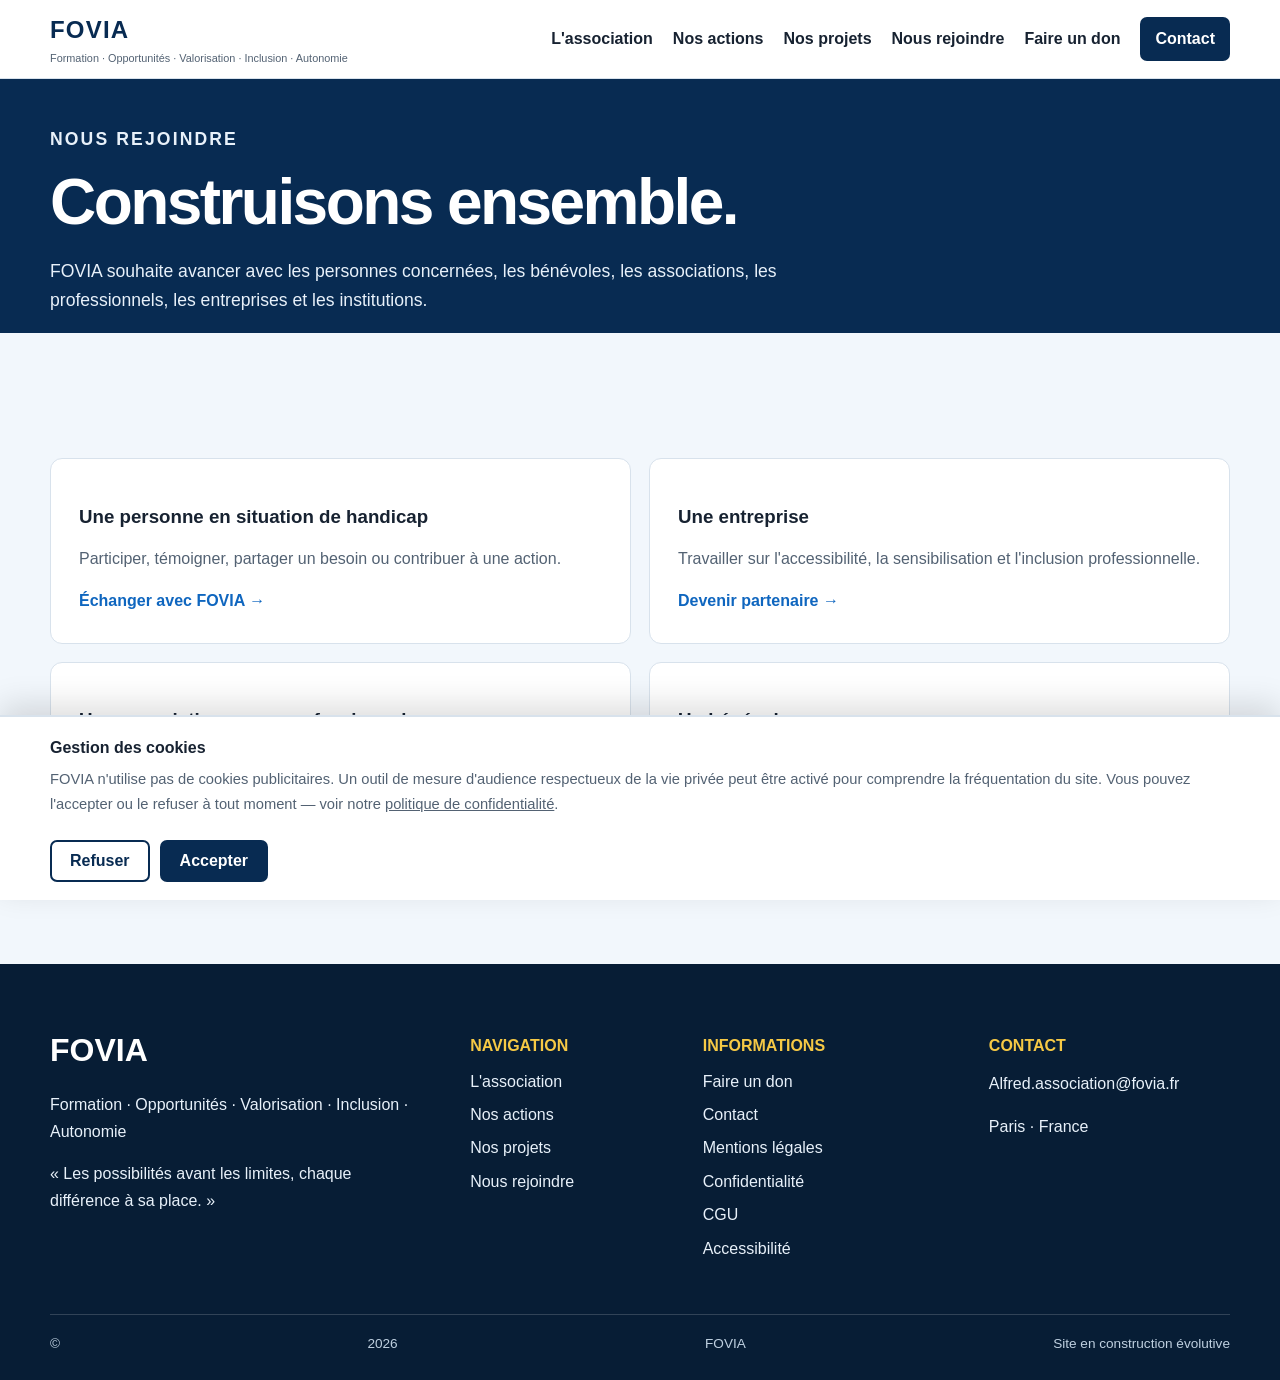
<file: rejoindre.html>
<!doctype html>
<html lang="fr"><head><meta charset="utf-8">
<meta name="viewport" content="width=device-width,initial-scale=1">
<title>Nous rejoindre — FOVIA</title>
<meta name="description" content="Personne concernée, entreprise, association ou bénévole : découvrez comment rejoindre et soutenir FOVIA.">
<link rel="canonical" href="https://fovia.fr/rejoindre.html">
<meta name="robots" content="index,follow">
<meta name="theme-color" content="#082b52">

<link rel="icon" href="favicon.svg" type="image/svg+xml">
<link rel="icon" href="favicon-32.png" sizes="32x32" type="image/png">
<link rel="icon" href="favicon.ico" sizes="any">
<link rel="apple-touch-icon" href="apple-touch-icon.png">

<meta property="og:type" content="website">
<meta property="og:locale" content="fr_FR">
<meta property="og:site_name" content="FOVIA">
<meta property="og:title" content="Rejoindre FOVIA">
<meta property="og:description" content="Personne concernée, entreprise, association ou bénévole : découvrez comment rejoindre et soutenir FOVIA.">
<meta property="og:url" content="https://fovia.fr/rejoindre.html">
<meta property="og:image" content="https://fovia.fr/img/og-image.png">
<meta property="og:image:width" content="1200">
<meta property="og:image:height" content="630">
<meta property="og:image:alt" content="FOVIA — Formation, Opportunités, Valorisation, Inclusion, Autonomie">

<meta name="twitter:card" content="summary_large_image">
<meta name="twitter:title" content="Rejoindre FOVIA">
<meta name="twitter:description" content="Personne concernée, entreprise, association ou bénévole : découvrez comment rejoindre et soutenir FOVIA.">
<meta name="twitter:image" content="https://fovia.fr/img/og-image.png">

<link rel="stylesheet" href="css/style.css"></head>
<body><a class="skip" href="#main">Aller au contenu</a>
<header>
  <div class="wrap nav">
    <a class="brand" href="index.html" aria-label="FOVIA, accueil"><b>FOVIA</b><span>Formation · Opportunités · Valorisation · Inclusion · Autonomie</span></a>
    <button id="menu" aria-expanded="false" aria-controls="navigation">Menu</button>
    <nav id="navigation" aria-label="Navigation principale">
      <a href="association.html"><span class="nav-ic" aria-hidden="true"><svg viewBox="0 0 24 24" fill="none" stroke="currentColor" stroke-width="1.8" stroke-linecap="round" stroke-linejoin="round"><circle cx="12" cy="12" r="9"/><line x1="12" y1="11" x2="12" y2="16"/><circle cx="12" cy="8" r="1" fill="currentColor" stroke="none"/></svg></span>L'association</a>
      <a href="actions.html"><span class="nav-ic" aria-hidden="true"><svg viewBox="0 0 24 24" fill="none" stroke="currentColor" stroke-width="1.8" stroke-linecap="round" stroke-linejoin="round"><path d="M13 2 4 14h6l-1 8 9-12h-6l1-8Z"/></svg></span>Nos actions</a>
      <a href="projets.html"><span class="nav-ic" aria-hidden="true"><svg viewBox="0 0 24 24" fill="none" stroke="currentColor" stroke-width="1.8" stroke-linecap="round" stroke-linejoin="round"><circle cx="12" cy="12" r="8"/><circle cx="12" cy="12" r="3.2"/></svg></span>Nos projets</a>
      <a href="rejoindre.html"><span class="nav-ic" aria-hidden="true"><svg viewBox="0 0 24 24" fill="none" stroke="currentColor" stroke-width="1.8" stroke-linecap="round" stroke-linejoin="round"><path d="M9 12a4 4 0 1 0 0-8 4 4 0 0 0 0 8Z"/><path d="M2 21c0-4.2 3.1-7 7-7s7 2.8 7 7"/><path d="M19 8v6M22 11h-6"/></svg></span>Nous rejoindre</a>
      <a href="dons.html"><span class="nav-ic" aria-hidden="true"><svg viewBox="0 0 24 24" fill="none" stroke="currentColor" stroke-width="1.8" stroke-linecap="round" stroke-linejoin="round"><path d="M12 20S3.5 14.5 3.5 8.9A4.4 4.4 0 0 1 12 7a4.4 4.4 0 0 1 8.5 1.9C20.5 14.5 12 20 12 20Z"/></svg></span>Faire un don</a>
      <a href="contact.html" class="cta"><span class="nav-ic" aria-hidden="true"><svg viewBox="0 0 24 24" fill="none" stroke="currentColor" stroke-width="1.8" stroke-linecap="round" stroke-linejoin="round"><rect x="3" y="5" width="18" height="14" rx="2"/><path d="m4 7 8 6 8-6"/></svg></span>Contact</a>
    </nav>
  </div>
</header>
<main id="main">
<section class="page-hero"><div class="wrap"><p class="eyebrow">Nous rejoindre</p><h1>Construisons ensemble.</h1><p>FOVIA souhaite avancer avec les personnes concernées, les bénévoles, les associations, les professionnels, les entreprises et les institutions.</p></div></section>
<section class="section light"><div class="wrap audiences">
<article><h3>Une personne en situation de handicap</h3><p>Participer, témoigner, partager un besoin ou contribuer à une action.</p><a href="contact.html">Échanger avec FOVIA →</a></article>
<article><h3>Une entreprise</h3><p>Travailler sur l'accessibilité, la sensibilisation et l'inclusion professionnelle.</p><a href="contact.html">Devenir partenaire →</a></article>
<article><h3>Une association ou un professionnel</h3><p>Créer des passerelles, mutualiser les compétences et construire des projets communs.</p><a href="contact.html">Nous contacter →</a></article>
<article><h3>Un bénévole</h3><p>Mettre son temps, ses compétences ou son expérience au service de FOVIA.</p><a href="contact.html">Rejoindre FOVIA →</a></article>
</div></section>
</main>
<footer><div class="wrap footer-grid">
<div><strong>FOVIA</strong><p>Formation · Opportunités · Valorisation · Inclusion · Autonomie</p><p>« Les possibilités avant les limites, chaque différence à sa place. »</p></div>
<div><h2>Navigation</h2><a href="association.html">L'association</a><a href="actions.html">Nos actions</a><a href="projets.html">Nos projets</a><a href="rejoindre.html">Nous rejoindre</a></div>
<div><h2>Informations</h2><a href="dons.html">Faire un don</a><a href="contact.html">Contact</a><a href="mentions-legales.html">Mentions légales</a><a href="confidentialite.html">Confidentialité</a><a href="cgu.html">CGU</a><a href="accessibilite.html">Accessibilité</a></div>
<div><h2>Contact</h2><p><a href="mailto:Alfred.association@fovia.fr">Alfred.association@fovia.fr</a></p><p>Paris · France</p></div>
</div><div class="wrap bottom">© <span id="year"></span> FOVIA <span>Site en construction évolutive</span></div></footer>
<div id="cookie-banner" class="cookie-banner" role="dialog" aria-live="polite" aria-label="Gestion des cookies" hidden>
  <div class="wrap cookie-in">
    <div class="cookie-text">
      <p><strong>Gestion des cookies</strong></p>
      <p>FOVIA n'utilise pas de cookies publicitaires. Un outil de mesure d'audience respectueux de la vie privée peut être activé pour comprendre la fréquentation du site. Vous pouvez l'accepter ou le refuser à tout moment — voir notre <a href="confidentialite.html">politique de confidentialité</a>.</p>
    </div>
    <div class="cookie-actions">
      <button type="button" class="button ghost" id="cookie-refuse">Refuser</button>
      <button type="button" class="button dark" id="cookie-accept">Accepter</button>
    </div>
  </div>
</div>
<script src="js/script.js" defer></script>
<script src="js/cookies.js" defer></script>
</body></html>
</file>
<file: css/style.css>
:root{--navy:#082b52;--blue:#0f66bf;--yellow:#f6c945;--white:#fff;--ink:#172231;--muted:#536273;--pale:#f2f7fc;--line:#d8e2ec;--max:1180px;--danger:#a3241c}
*{box-sizing:border-box}html{scroll-behavior:smooth}body{margin:0;font-family:Arial,Helvetica,sans-serif;color:var(--ink);line-height:1.65}a{color:inherit}.wrap{width:min(var(--max),calc(100% - 40px));margin:auto}.skip{position:absolute;top:-80px;left:15px;background:var(--yellow);padding:10px;font-weight:800}.skip:focus{top:15px}
header{position:sticky;top:0;z-index:20;background:#fff;border-bottom:1px solid var(--line)}.nav{min-height:78px;display:flex;justify-content:space-between;align-items:center;gap:20px}.brand{text-decoration:none;color:var(--navy);display:flex;flex-direction:column}.brand b{font-size:1.5rem;letter-spacing:.05em}.brand span{font-size:.68rem;color:var(--muted)}
nav{display:flex;gap:20px;align-items:center;font-weight:800}nav a{text-decoration:none}nav a:hover{color:var(--blue)}nav .cta{background:var(--navy);color:#fff;padding:9px 15px;border-radius:7px}#menu{display:none;background:var(--navy);color:#fff;border:0;padding:9px 12px;border-radius:6px;font-weight:800}.nav-ic{display:none}
.hero{background:var(--navy);color:#fff;padding:70px 0 0;overflow:hidden}.hero-grid{display:grid;grid-template-columns:1.08fr .86fr .56fr;gap:34px;align-items:center;min-height:470px}.hero-copy{padding-bottom:55px}.hero-mascot{align-self:end;height:470px;display:flex;align-items:flex-end;justify-content:center;overflow:hidden}.hero-mascot img{display:block;width:min(100%,310px);height:auto;max-height:470px;object-fit:contain;object-position:center bottom}.eyebrow{text-transform:uppercase;letter-spacing:.12em;font-size:.75rem;font-weight:900;color:var(--blue);margin:0 0 12px}.hero .eyebrow,.method .eyebrow,.support .eyebrow{color:var(--yellow)}
h1,h2,h3{line-height:1.15}h1{font-size:clamp(2.8rem,6vw,5.2rem);letter-spacing:-.04em;margin:0 0 15px}h1 em{font-style:normal;color:var(--yellow)}.hero h2{font-size:1.7rem}.lead{font-size:1.15rem;color:#e8f1fa;max-width:700px}
.buttons{display:flex;gap:12px;flex-wrap:wrap;margin-top:28px}.button{display:inline-flex;justify-content:center;align-items:center;text-decoration:none;border-radius:7px;padding:12px 20px;font-weight:900;border:2px solid transparent;cursor:pointer;font-size:1rem}.button.yellow{background:var(--yellow);color:var(--ink)}.outline{background:transparent;border-color:#fff;color:#fff}.button.dark{background:var(--navy);color:#fff}.button.blue{background:var(--blue);color:#fff}.button.disabled{opacity:.6;cursor:not-allowed}
.hero-card{background:#fff;color:var(--ink);padding:38px;border-radius:18px;box-shadow:0 18px 60px #0005}.hero-card h2{font-size:2rem}.symbol{width:70px;height:70px;background:var(--blue);border-radius:50%;margin-bottom:25px;box-shadow:27px 12px 0 var(--yellow)}
.values{background:var(--yellow);padding:35px 0}.value-grid{display:grid;grid-template-columns:repeat(5,1fr);gap:25px}.value-grid article{display:grid;grid-template-columns:auto 1fr;column-gap:12px}.value-grid article p{grid-column:2;margin:0}.value-grid h2{margin:0;font-size:1.15rem}
.section{padding:90px 0}.light{background:var(--pale)}.two{display:grid;grid-template-columns:1fr 1fr;gap:80px}.two>div>h2,.heading h2,.support h2{font-size:clamp(2.2rem,4vw,3.5rem);letter-spacing:-.03em}.heading{display:flex;justify-content:space-between;gap:40px;align-items:end;margin-bottom:40px}.heading>p{max-width:430px;color:var(--muted)}
.cards{display:grid;grid-template-columns:repeat(3,1fr);gap:18px}.cards article,.audiences article{background:#fff;border:1px solid var(--line);padding:28px;border-radius:12px}.cards article>span{display:grid;place-items:center;width:46px;height:46px;background:var(--navy);color:var(--yellow);border-radius:10px;font-weight:900;font-size:1.3rem;margin-bottom:20px}.cards p,.audiences p{color:var(--muted)}
.project{display:grid;grid-template-columns:1.1fr .9fr;background:var(--navy);color:#fff;border-radius:18px;overflow:hidden}.photo-placeholder{min-height:350px;display:grid;place-items:center;text-align:center;padding:30px;background:var(--blue);font-weight:900;letter-spacing:.08em}.project>div:last-child{padding:55px}.project a,.audiences a{color:var(--blue);font-weight:900;text-decoration:none}
.method{background:var(--navy);color:#fff;padding:80px 0}.method ol{list-style:none;margin:0;padding:0}.method li{display:grid;grid-template-columns:180px 1fr;border-top:1px solid #ffffff44;padding:20px 0}.method li:last-child{border-bottom:1px solid #ffffff44}.method li b{color:var(--yellow);font-size:1.2rem}.method li span{color:#e8f1fa}
.audiences{display:grid;grid-template-columns:repeat(2,1fr);gap:18px;margin-top:35px}.support{background:var(--blue);color:#fff;padding:55px 0}.support-in{display:flex;justify-content:space-between;align-items:center;gap:40px}.support h2{margin-bottom:10px}.support p{max-width:800px}
.page-hero{background:var(--navy);color:#fff;padding:70px 0;overflow:hidden}.page-hero h1{font-size:clamp(2.5rem,5vw,4.5rem)}.page-hero p{max-width:760px;color:#e8f1fa;font-size:1.1rem}
.page-hero-grid{display:grid;grid-template-columns:1fr;gap:20px}
.page-hero-mascot{display:none}
@media(min-width:901px){
  .page-hero{padding:46px 0 0}
  .page-hero-grid{grid-template-columns:1.3fr .8fr;align-items:end;min-height:300px;gap:20px}
  .page-hero-copy{padding-bottom:40px}
  .page-hero-mascot{display:flex;justify-content:flex-end;align-items:flex-end;height:300px}
  .page-hero-mascot img{width:min(100%,300px);height:auto;max-height:300px;object-fit:contain;object-position:center bottom}
}
.donation-grid{display:grid;grid-template-columns:1.2fr .8fr;gap:24px}.donation-card{background:#fff;border:1px solid var(--line);border-radius:16px;padding:32px}.donation-card h2{margin-top:0}.donation-options{display:grid;grid-template-columns:repeat(2,1fr);gap:15px;margin-top:20px}.donation-option{border:2px solid var(--line);border-radius:12px;padding:20px;text-decoration:none;background:#fff}.donation-option:hover{border-color:var(--blue)}.amounts{display:flex;flex-wrap:wrap;gap:10px;margin:15px 0}.amount{border:2px solid var(--line);border-radius:8px;padding:9px 15px;background:#fff;font-weight:800}.note{font-size:.9rem;color:var(--muted);background:var(--pale);border-left:4px solid var(--yellow);padding:14px 16px}.bank-box{background:var(--navy);color:#fff;border-radius:14px;padding:26px}.bank-box code{font-size:1rem;word-break:break-all}.tax-box{background:#fff7d5;border:1px solid #e5cf72;border-radius:12px;padding:20px}.tax-box strong{color:var(--navy)}
form{display:grid;gap:9px}label{font-weight:800;margin-top:5px}input,textarea{font:inherit;border:2px solid var(--line);border-radius:7px;padding:12px}input:focus,textarea:focus,button:focus-visible,a:focus-visible{outline:4px solid var(--yellow);outline-offset:3px}
.story{background:#f5f8fc}.story-grid{display:grid;grid-template-columns:.9fr 1.1fr;gap:4rem;align-items:start}.story-text p{margin-bottom:1.15rem}.vision-box{margin-top:3.5rem;padding:2.25rem 2.5rem;border-radius:1.25rem;background:#082B52;color:#fff;display:grid;grid-template-columns:.8fr 1.2fr;gap:2.5rem;align-items:center}.vision-box h3{margin:0;font-size:clamp(1.5rem,3vw,2.2rem)}.vision-box .eyebrow{color:#F6C945}.vision-box p:last-child{margin:0;color:#fff}.vision-box .vision-tagline{font-size:1.12rem;line-height:1.5}.vision-box .vision-detail{color:#dbe8f5}
footer{background:#071d35;color:#e8f1fa;padding:60px 0 25px}.footer-grid{display:grid;grid-template-columns:1.4fr .7fr .9fr .9fr;gap:45px}.footer-grid>div:first-child strong{font-size:2rem;color:#fff}.footer-grid h2{font-size:1rem;color:var(--yellow);text-transform:uppercase}.footer-grid a{display:block;text-decoration:none;margin:7px 0}.bottom{border-top:1px solid #ffffff2b;margin-top:45px;padding-top:18px;display:flex;justify-content:space-between;color:#bfd0e0;font-size:.85rem}
@media(max-width:900px){.hero{padding:60px 0 0}.hero-grid{grid-template-columns:1fr;min-height:0;gap:35px}.hero-copy{padding-bottom:0}.hero-mascot{height:auto;max-height:390px;overflow:visible}.hero-mascot img{width:min(100%,330px);max-height:390px}nav{display:none}#menu{display:block}nav.open{display:flex;position:absolute;top:78px;left:0;right:0;background:#fff;padding:20px;flex-direction:column;align-items:stretch;border-bottom:1px solid var(--line)}nav.open a{display:flex;align-items:center;gap:12px;padding:12px 4px;border-bottom:1px solid var(--line)}nav.open a.cta{border-bottom:0;justify-content:center;margin-top:8px}.nav-ic{display:inline-flex;width:20px;height:20px;flex:none;color:var(--blue)}nav.open a.cta .nav-ic{color:#fff}.nav-ic svg{width:100%;height:100%}.hero-grid,.two,.project,.donation-grid{grid-template-columns:1fr}.cards{grid-template-columns:repeat(2,1fr)}.heading{display:block}.support-in{display:block}.support .button{margin-top:20px}.footer-grid{grid-template-columns:repeat(2,1fr)}.value-grid{grid-template-columns:repeat(2,1fr)}}
@media(max-width:600px){.wrap{width:calc(100% - 28px)}.hero{padding:55px 0 0}.value-grid,.cards,.audiences,.footer-grid,.donation-options{grid-template-columns:1fr}.value-grid article{display:block}.project>div:last-child{padding:35px 25px}.method li{grid-template-columns:1fr;gap:5px}.bottom{display:block}.bottom span{display:block;margin-top:5px}.vision-box{grid-template-columns:1fr;gap:2rem}}

/* Barre des cinq axes FOVIA : la bande jaune d’origine reste visible, avec la barre bleue centrée par-dessus. */
.values-bar{position:relative;z-index:3;margin-top:0;padding:68px 0;background:var(--yellow)}
.values-bar-inner{display:grid;grid-template-columns:repeat(5,1fr);background:#082b52;color:#fff;border:1px solid #31577d;border-radius:22px;overflow:hidden;box-shadow:0 10px 24px #0002}
.value-item{min-height:205px;padding:24px 20px 24px;display:flex;flex-direction:column;align-items:center;justify-content:center;text-align:center;border-right:1px solid #ffffff55}
.value-item:last-child{border-right:0}
.value-icon{width:46px;height:46px;display:grid;place-items:center;margin-bottom:8px}
.value-icon svg{width:38px;height:38px;fill:currentColor;stroke:currentColor;stroke-width:1.5;stroke-linecap:round;stroke-linejoin:round}
.value-icon.blue{color:#1680df}.value-icon.yellow{color:#f6c945}
.value-item h2{font-size:1.08rem;line-height:1.15;margin:0 0 8px;color:#fff}
.value-item p{font-size:.92rem;line-height:1.4;max-width:185px;margin:0;color:#fff}
@media(max-width:900px){.values-bar{margin-top:0;padding:48px 0}.values-bar-inner{grid-template-columns:repeat(2,1fr);border-radius:18px}.value-item:nth-child(2){border-right:0}.value-item:nth-child(3),.value-item:nth-child(4),.value-item:nth-child(5){border-top:1px solid #ffffff55}.value-item:nth-child(5){grid-column:1 / -1}}
@media(max-width:600px){.values-bar{margin-top:0;padding:34px 0}.values-bar-inner{grid-template-columns:1fr}.value-item,.value-item:nth-child(2){border-right:0;border-top:1px solid #ffffff55;min-height:170px}.value-item:first-child{border-top:0}.value-item:nth-child(5){grid-column:auto}}
@media(prefers-reduced-motion:reduce){html{scroll-behavior:auto}}
button.button{appearance:none;-webkit-appearance:none;font-family:inherit}
.button.ghost{background:transparent;border-color:var(--navy);color:var(--navy)}
.button.ghost:hover{background:var(--pale)}
/* Bandeau cookies (RGPD) */
.cookie-banner{position:fixed;left:0;right:0;bottom:0;z-index:50;background:#fff;border-top:2px solid var(--line);box-shadow:0 -10px 30px #0002}
.cookie-in{display:flex;align-items:center;justify-content:space-between;gap:24px;padding:18px 0;flex-wrap:wrap}
.cookie-text p{margin:0 0 6px}
.cookie-text p:last-child{margin:0;color:var(--muted);font-size:.92rem}
.cookie-actions{display:flex;gap:10px;flex-shrink:0}
.cookie-actions .button{padding:10px 18px}
/* Champs de formulaire : erreurs et honeypot */
.field{display:grid;gap:4px}
.field-error{color:var(--danger);font-size:.88rem;font-weight:700;min-height:1.1em}
input[aria-invalid="true"],textarea[aria-invalid="true"]{border-color:var(--danger)}
.hp-field{position:absolute;left:-9999px;top:auto;width:1px;height:1px;overflow:hidden}
.consent{display:flex;align-items:flex-start;gap:10px;font-weight:400;color:var(--muted)}
.consent input{margin-top:4px}
/* Pages légales (RGPD, CGU, mentions légales, accessibilité) */
.legal-content{max-width:860px}
.legal-content h2{font-size:1.4rem;margin:2.2rem 0 .8rem;color:var(--navy)}
.legal-content h2:first-child{margin-top:0}
.legal-content p,.legal-content li{color:var(--ink)}
.legal-content ul{padding-left:1.3rem}
.legal-note{background:var(--pale);border-left:4px solid var(--blue);padding:14px 16px;font-size:.95rem;color:var(--muted)}
.legal-table{width:100%;border-collapse:collapse;margin:1rem 0 1.5rem;font-size:.95rem}
.legal-table th,.legal-table td{border:1px solid var(--line);padding:10px 12px;text-align:left;vertical-align:top}
.legal-table th{background:var(--pale)}
/* Page 404 */
.notfound{padding:120px 0}
@media(max-width:600px){.cookie-in{flex-direction:column;align-items:stretch}.cookie-actions{justify-content:stretch}.cookie-actions .button{flex:1}}


/* === Accueil FOVIA — ajustement final mascotte / proportions === */
.hero{position:relative;background:linear-gradient(135deg,#082b52 0%,#0a3d78 52%,#0750a2 100%);padding:38px 0 0;overflow:hidden}
.hero:after{content:"";position:absolute;inset:0;pointer-events:none;opacity:.24;background:radial-gradient(circle at 91% 28%,#4a92dd 0 8%,transparent 8.4%),radial-gradient(circle at 97% 68%,#2b77c9 0 11%,transparent 11.5%),radial-gradient(circle at 82% 4%,#2b77c9 0 7%,transparent 7.5%)}
.hero-grid{position:relative;z-index:1;grid-template-columns:1.02fr .88fr 1.05fr;gap:38px;align-items:center;min-height:608px}
.hero-copy{padding:38px 0 54px}
.hero-copy h1{font-size:clamp(3.2rem,5.2vw,5.2rem);line-height:.98;letter-spacing:-.045em;margin:.35rem 0 1.15rem}
.hero-copy h1 em{color:var(--yellow);font-style:normal}
.hero-copy h2{font-size:1.45rem;margin:0 0 .65rem;color:#fff}
.hero-copy .lead{font-size:1.02rem;max-width:560px;color:#f1f6fb}
.hero-mascot{align-self:end;height:608px;display:flex;align-items:flex-end;justify-content:center;overflow:visible;position:relative}
.hero-mascot img{display:block;width:min(100%,560px);height:auto;max-height:600px;object-fit:contain;object-position:center bottom;filter:none;transform:translateY(8px)}
.hero-card{padding:38px 34px;border-radius:18px;box-shadow:0 18px 60px #0004;align-self:center}
.hero-card h2{font-size:clamp(1.8rem,2.7vw,2.45rem);line-height:1.05;margin:.55rem 0 1rem}
.hero-card p:last-child{font-size:1rem;line-height:1.55}
.values-bar{margin-top:0;padding:18px 0 20px;background:var(--yellow)}
.values-bar-inner{min-height:184px;border-radius:22px}
.value-item{min-height:184px;padding:20px 18px}
.value-item p{max-width:205px;font-size:.92rem}
@media(max-width:1100px){.hero-grid{grid-template-columns:1fr .9fr;gap:28px}.hero-mascot{grid-column:2;grid-row:1 / span 2;height:600px}.hero-copy{grid-column:1;grid-row:1}.hero-card{grid-column:1;grid-row:2;margin-bottom:35px}.hero-mascot img{width:min(100%,500px)}}
@media(max-width:900px){.hero{padding-top:48px}.hero-grid{grid-template-columns:1fr;min-height:0}.hero-copy,.hero-card,.hero-mascot{grid-column:auto;grid-row:auto}.hero-copy{padding-bottom:0}.hero-card{margin:0}.hero-mascot{height:auto;max-height:none;justify-content:center;margin-top:-4px}.hero-mascot img{width:min(100%,420px);max-height:none;transform:none}.values-bar{padding:18px 0 20px}}
@media(max-width:600px){.hero-copy h1{font-size:clamp(2.8rem,13vw,4rem)}.hero-mascot img{width:min(100%,360px)}.values-bar{padding:14px 0 16px}.values-bar-inner{min-height:0}.value-item{min-height:170px}}

/* === FOVIA accueil — dernier ajustement : plus compact + mascotte agrandie à droite === */
@media (min-width: 1101px){
  .hero{padding:20px 0 0}
  .hero-grid{grid-template-columns:.98fr 1.08fr 1.06fr;gap:26px;min-height:440px;align-items:center}
  .hero-copy{padding:18px 0 28px}
  .hero-copy h1{font-size:clamp(3rem,4.9vw,4.9rem);margin:.25rem 0 1rem}
  .hero-copy h2{color:#fff}
  .hero-copy .lead{color:#fff}
  .hero-card{padding:34px 46px;margin-right:-100px;max-width:none}
  .hero-mascot{height:450px;justify-content:flex-end;align-items:flex-end}
  .hero-mascot img{width:min(100%,560px);max-height:455px;transform:translate(48px,4px);object-position:center bottom}
  .values-bar{padding:14px 0 18px}
}
@media (min-width: 901px) and (max-width:1100px){
  .hero{padding-top:26px}
  .hero-grid{min-height:535px}
  .hero-mascot{height:535px;justify-content:flex-end}
  .hero-mascot img{width:min(100%,560px);max-height:540px;transform:translateX(28px)}
}
</file>
